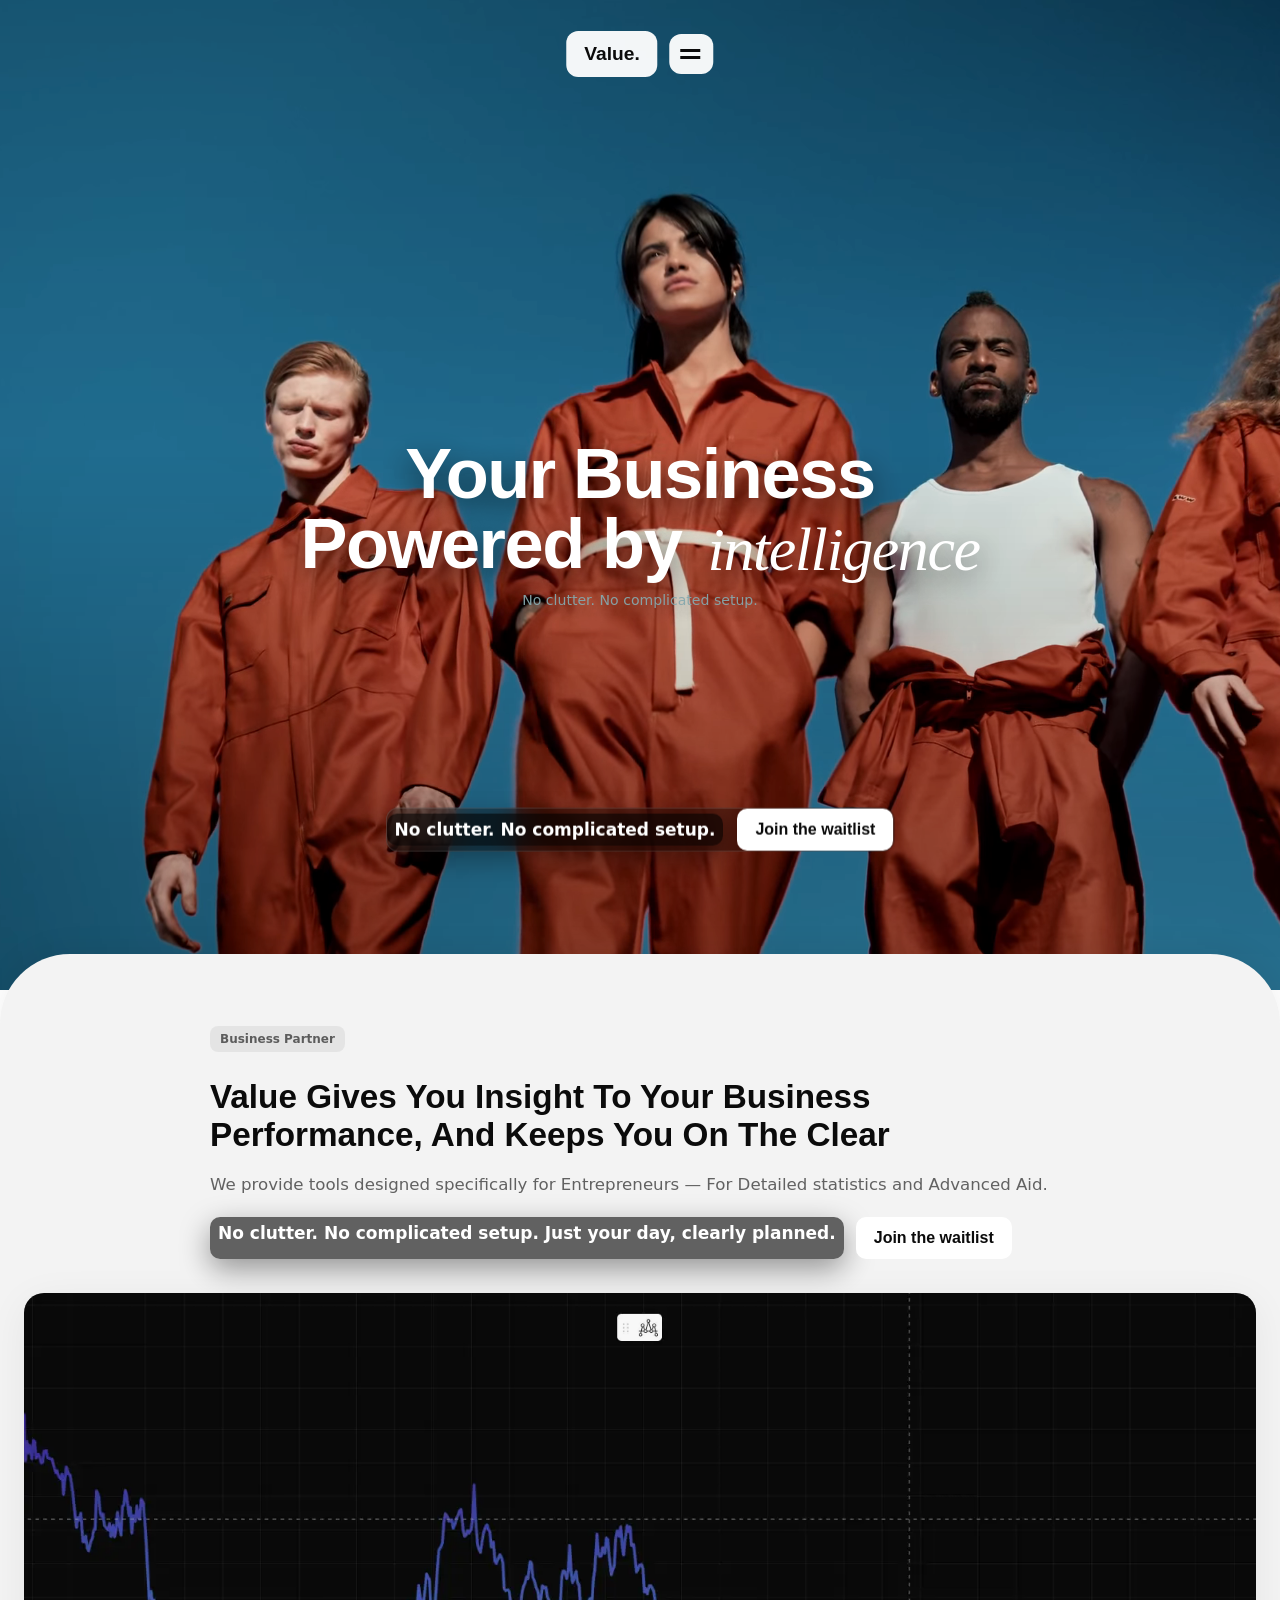
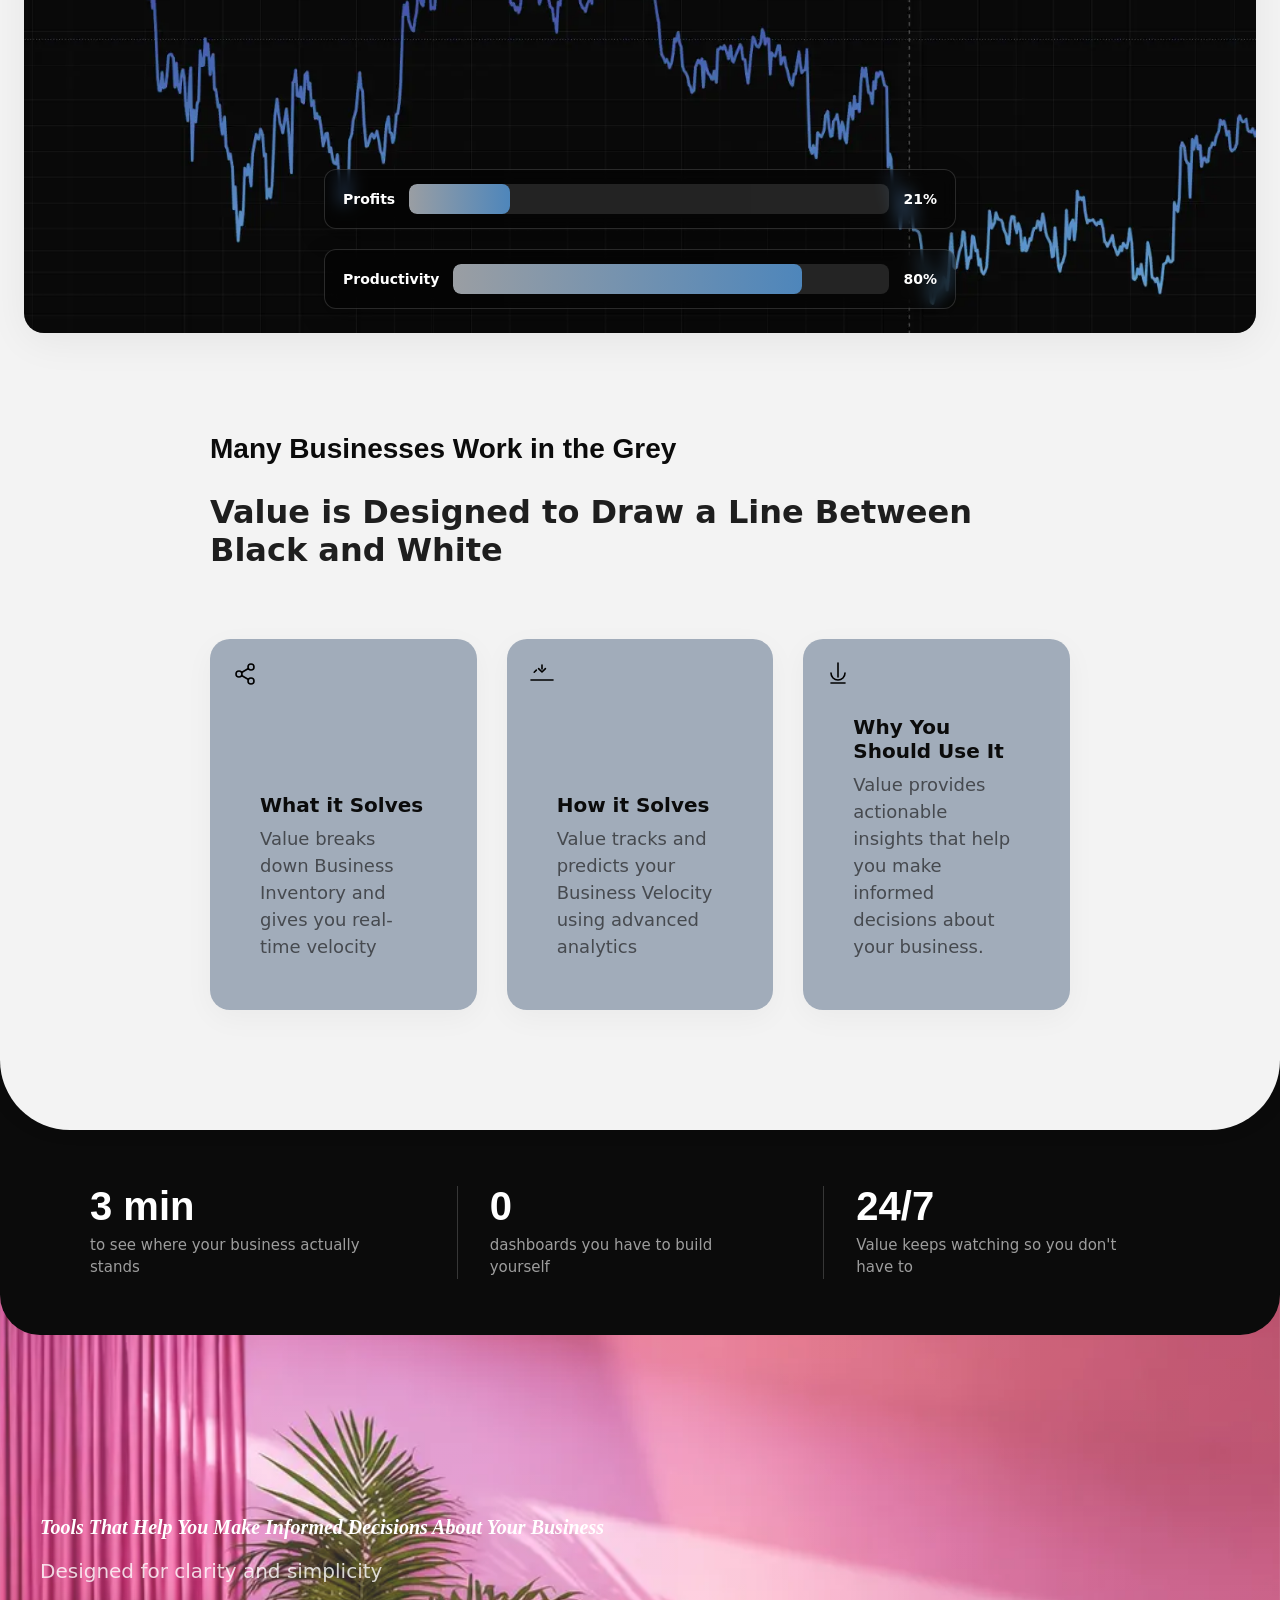
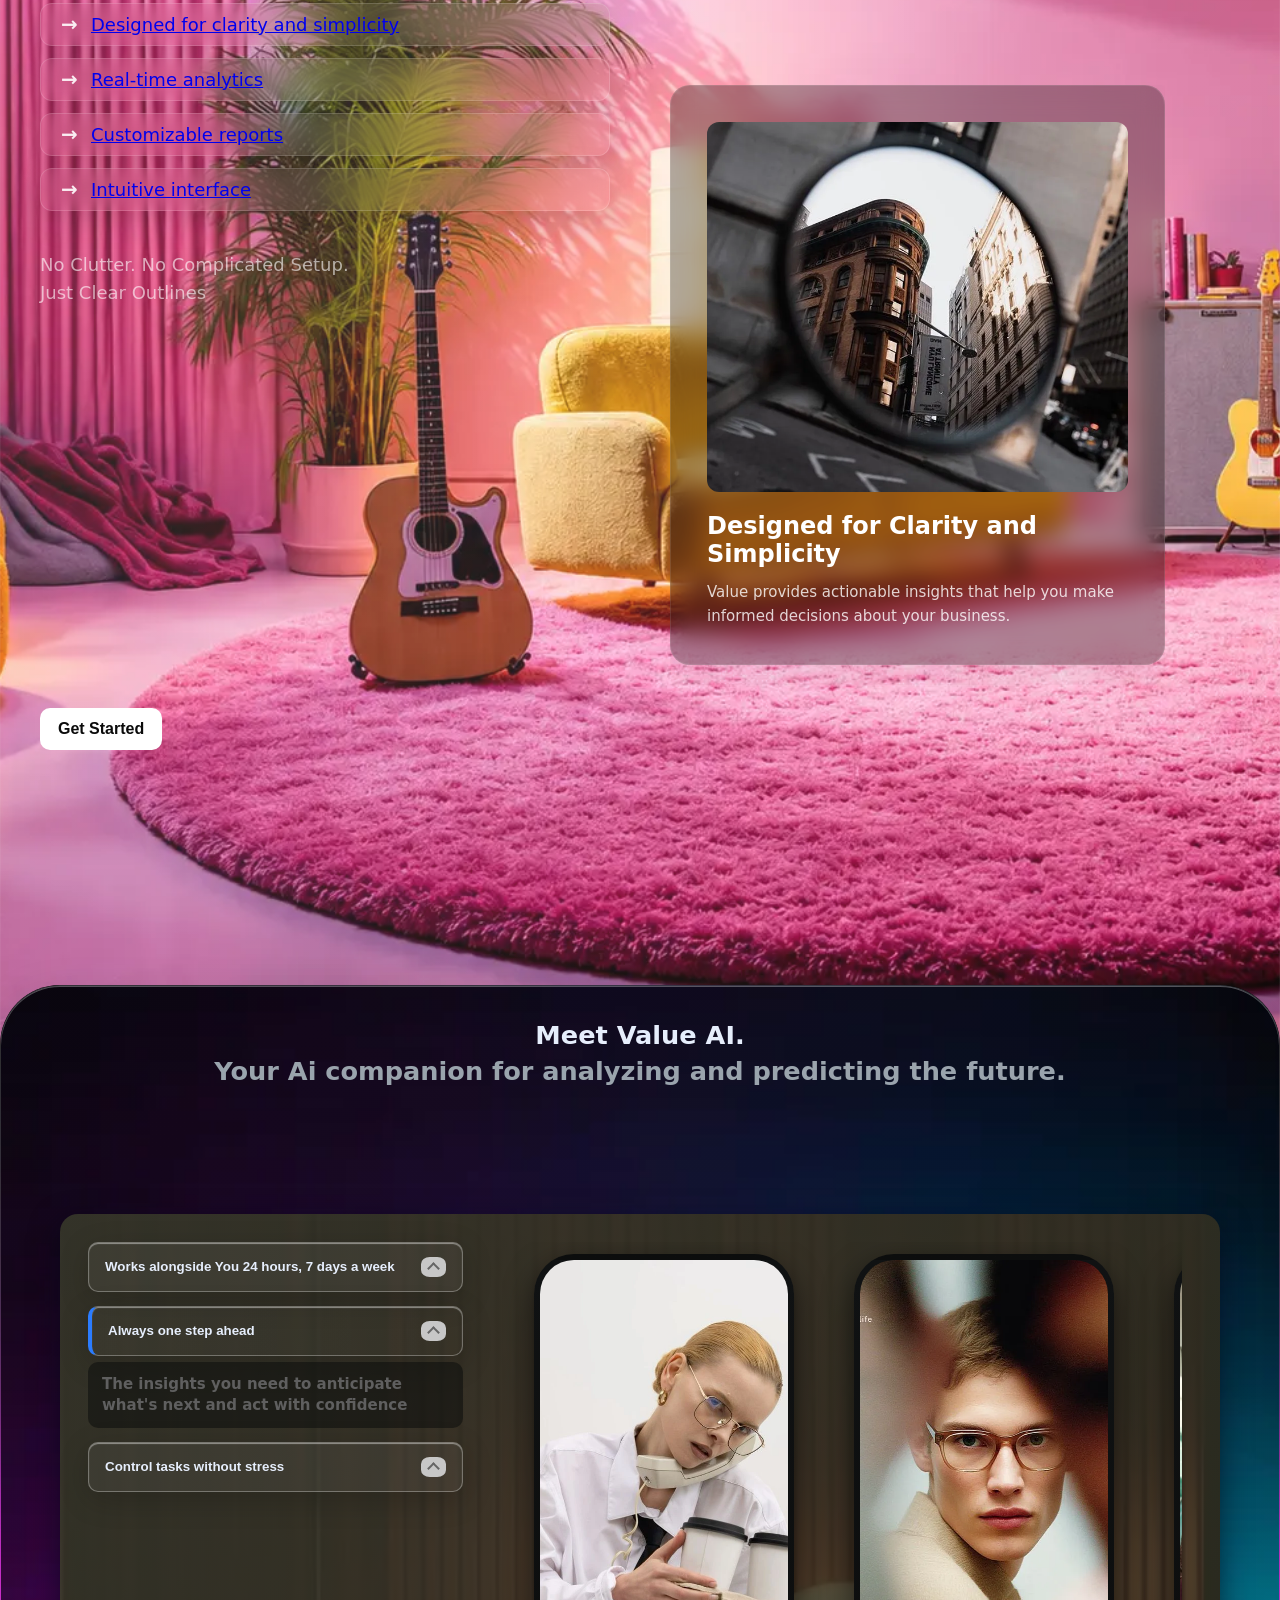
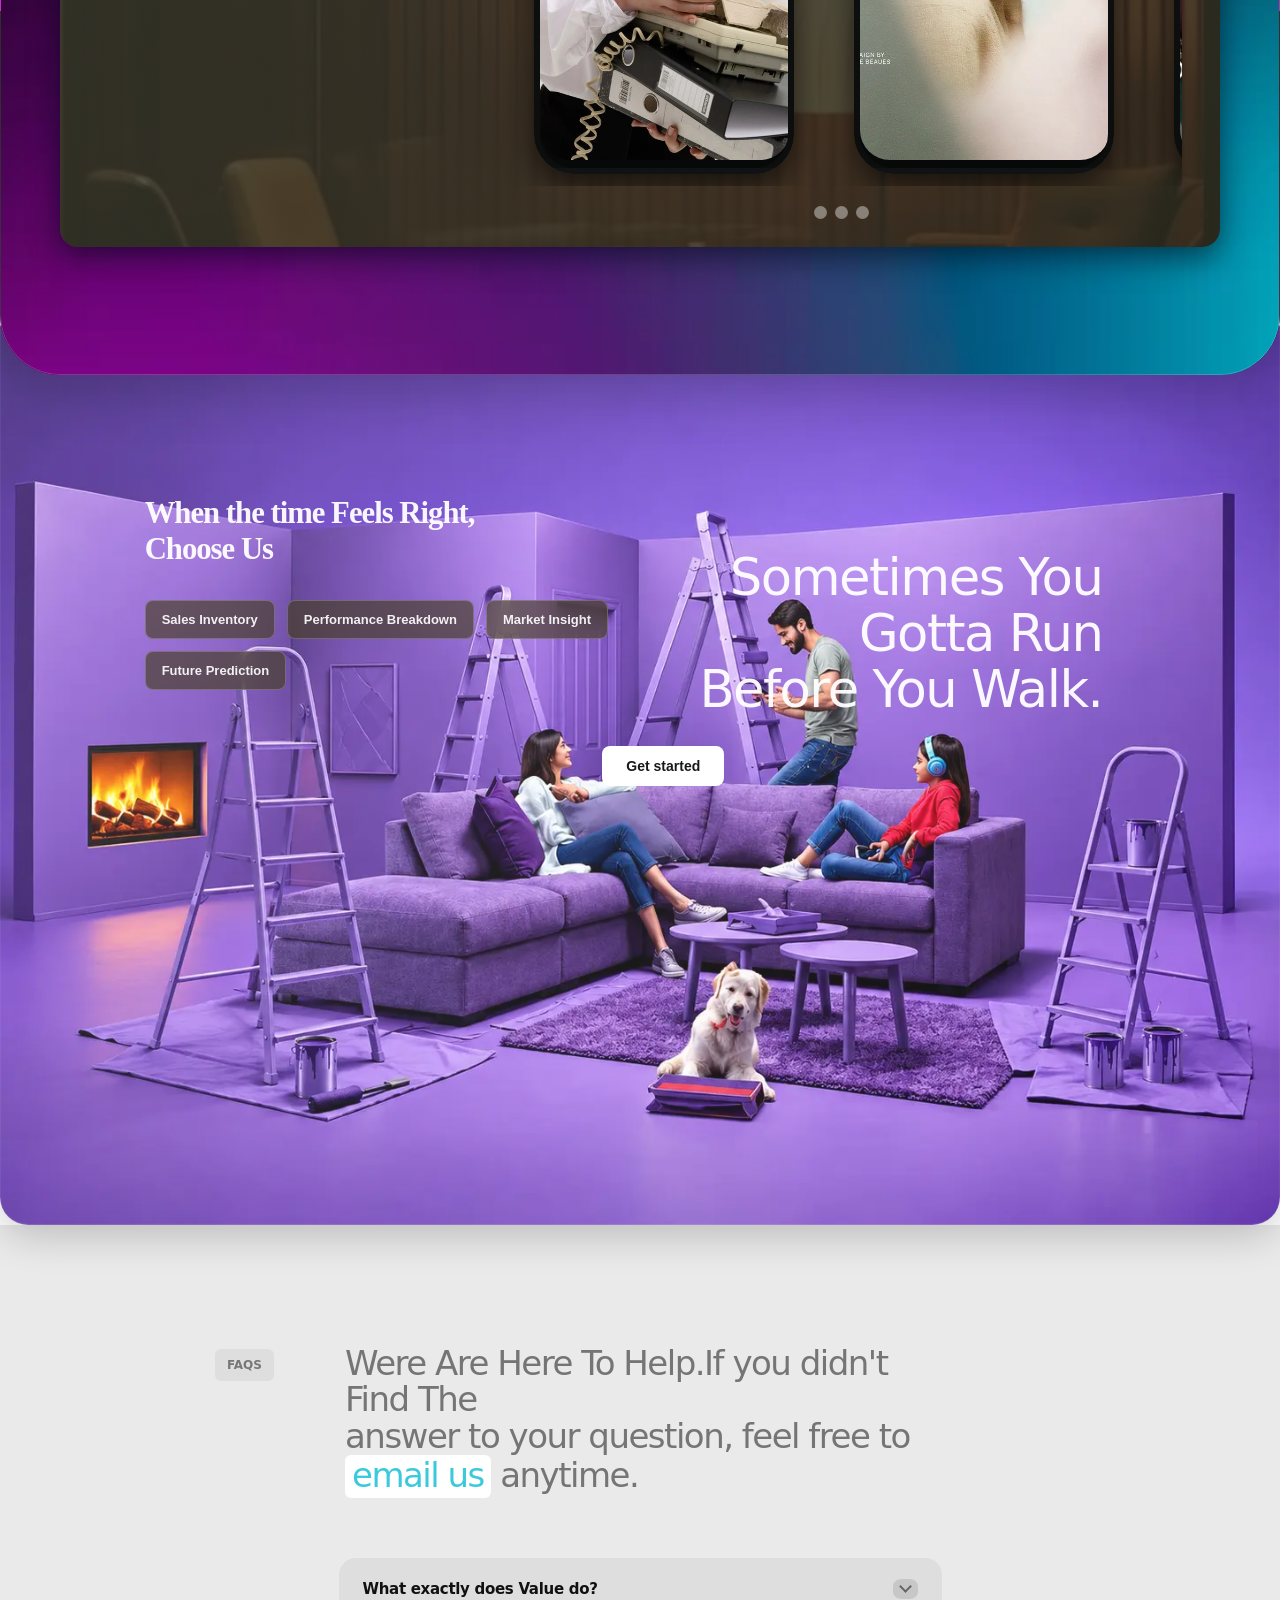
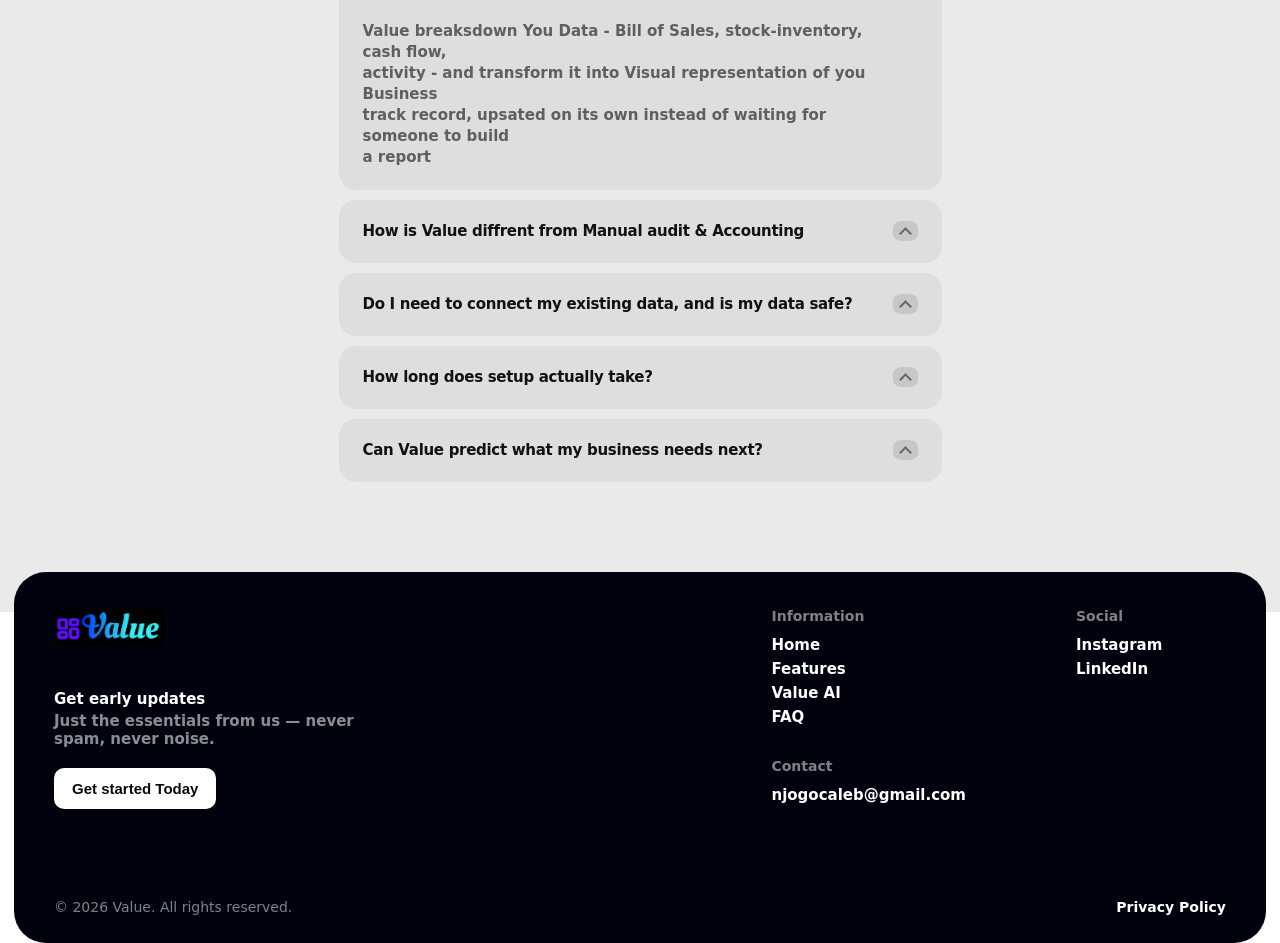
<file: index.html>
<!DOCTYPE html>
<html lang="en" dir="ltr" class="lenis">
<head>
  <meta charset="utf-8" />
  <meta name="viewport" content="width=device-width, initial-scale=1" />
  <title>Value</title>
  <meta name="description" content="Value manages operations, uncovers insights and predicts what comes next." />
  <link rel="icon" href="value-logo-grid.webp" media="(prefers-color-scheme: light)" />
  <link rel="icon" href="value-logo-grid.webp" media="(prefers-color-scheme: dark)" />
  <link rel="preconnect" href="https://fonts.gstatic.com" crossorigin />
  <link rel="stylesheet" href="value.Waitlist.css"/>
  <link rel="stylesheet" href="proof-strip.css"/>
  <link rel="stylesheet" href="footer.css"/>
  <link rel="stylesheet" href="splash.css"/>
  <link rel="preconnect" href="https://fonts.googleapis.com">
  <link rel="preconnect" href="https://fonts.gstatic.com" crossorigin>
  <link href="https://fonts.googleapis.com/css2?family=Lobster+Two:ital,wght@1,700&display=swap" rel="stylesheet">
  <style>
    /* ---------- your existing CSS (unchanged) ---------- */
    /* ROOT VARIABLES */
    :root {
      --white: #fff;
      --black: #0b0b0b;
      --pill-bg: rgba(255, 255, 255, 0.95);
      --top-bar-height: 72px;
    }

    /* GLOBAL STYLES */
    * { box-sizing: border-box; }
    html {
      scroll-behavior: smooth;
      scrollbar-width: none; }
    html::-webkit-scrollbar {
      display: none;
    }
    body {
      margin: 0;
      font-family: "Switzer Regular", system-ui, -apple-system, "Segoe UI", Roboto, Arial;
      background: #fff;
      color: var(--black);
      padding: 0;
      overflow-x: hidden;
      display:flex;
      flex-direction: column;
      min-height: 100vh;
    }
  
    

    /* HERO SECTION */
    .hero {
      position: relative;
      width: 100%;
      overflow: hidden;
      min-height: 110vh;
      display: block;
    }

    .hero-video {
      display: block;
      width: 100%;
      height: 100%;
      object-fit: cover;
      object-position: center;
      position: absolute;
      inset: 0;
    }

    .video-play-btn {
      position: absolute;
      left: 50%;
      top: 50%;
      transform: translate(-50%, -50%);
      z-index: 20;
      background: rgba(0, 0, 0, 0.6);
      color: #fff;
      border: none;
      padding: 12px 18px;
      border-radius: 2px;
      font-size: 18px;
      cursor: pointer;
    }

    .hero .overlay {
      position: absolute;
      inset: 0;
      background: linear-gradient(180deg, rgba(0, 0, 0, 0.18) 0%, rgba(0, 0, 0, 0.08) 45%, rgba(0, 0, 0, 0.28) 85%);
      z-index: 1;
      pointer-events: none;
    }

    /* TOP BAR & NAVIGATION */
    .top-bar {
      position: relative;
      top: 18px;
      left: 50%;
      transform: translateX(-50%);
      z-index: 6;
      display: inline-flex;
      gap: 12px;
      align-items: center;
      height: var(--top-bar-height);
      pointer-events: auto;
    }

   

    .pill {
      display: inline-block;
      align-items: center;
      padding: 12px 18px;
      border-radius: 12px;
      background: var(--pill-bg);
      color: var(--black);
      font-weight: 700;
      cursor: pointer;
      border: none;
      font-size:larger;
    }

    .menu-btn {
      width: 44px;
      height: 40px;
      display: inline-grid;
      place-items: center;
      background: var(--pill-bg) ;
      border: none;
      cursor: pointer;
      border-radius: 12px;
    }

    .menu-btn .icon {
      width: 22px;
      height: 2px;
      background: none;
      position: relative;
    }

    .menu-btn .icon::before,
    .menu-btn .icon::after {
      content: "";
      position: absolute;
      left: 0;
      width: 20px;
      height: 3px;
      background: var(--black);
      transition: transform 180ms ease, top 180ms ease;
    }

    .menu-btn .icon::before { top: -4px; }
    .menu-btn .icon::after { bottom: -4px; }

    .menu-btn.open .icon::before {
      top: 0;
      transform: rotate(45deg);
    }

    .menu-btn.open .icon::after {
      top: 0;
      transform: rotate(-45deg);
    }

    .menu-popover {
      position: absolute;
      top: 64px;
      left: 50%;
      transform: translateX(-50%) scale(0.15, 0.05);
      display: flex;
      gap: 10px;
      padding: 10px;
      background: var(--pill-bg);
      border-radius: 14px;
      box-shadow: 0 12px 40px rgba(2, 6, 23, 0.18);
      z-index: 7;
      opacity: 0;
      pointer-events: none;
      transform-origin: top center;
      transition: 
        opacity 180ms ease
        transform 180ms ease;
        border-radius: 650ms cubic-bezier(.16, 1, .3, 1),
        filter 450ms ease;
    }

    .menu-popover.open {
      opacity: 1;
      pointer-events: auto;
      transform: translateX(-50%) scale(1, 1);
      border-radius: 14px;
      filter: blur(0);
    }

    .menu-popover a {
      text-decoration: none;
      color: var(--black);
      padding: 8px 12px;
      border-radius: 999px;
      background: transparent;
      font-weight: 500; 

      opacity: 0;
      transform: translateY(-8px) scale(0.8);
      filter: blur(4px);

      transition:
        opacity 350ms ease,
        transform 500ms cubic-bezier(.16, 1, .3, 1),
        filter 350ms ease;
    }

           
    .menu-popover.open a {
      opacity: 1;
      transform: translateY(0) scale(1);
      filter: blur(0);
    }

    .menu-popover.open a:nth-child(1) {
       transition-delay: 100ms;
    }

    .menu-popover.open a:nth-child(2) {
      transition-delay: 150ms;
    }

    .menu-popover.open a:nth-child(3) {
      transition-delay: 200ms;
    }

    .menu-popover.open a:nth-child(4) {
      transition-delay: 250ms;
    }

    /* HERO CONTENT */
    .hero .content {
      position: absolute;
      left: 50%;
      top: 50%;
      transform: translate(-50%, -50%);
      z-index: 2;
      text-align: center;
      width: 100%;
      max-width: 920px;
      padding: 0 20px;
      pointer-events: none;
    }


    h1.hero-heading {
      margin: 0;
      color: var(--white);
      font-family: "Switzer Semibold", sans-serif;
      font-weight: 700;
      line-height: 1;
      letter-spacing: -0.02em;
      font-size: clamp(2.4rem, 10vw, 4.4rem);
      text-wrap: balance;
      text-shadow: 0 10px 30px rgba(0, 0, 0, 0.6);
    }

    h1.hero-heading .script {
      font-family: "Instrument Serif", serif;
      font-style: italic;
      font-weight: 400;
      display: inline-block;
      margin-left: 8px;
      font-size: 0.88em;
      transform: translateY(4%);
    }

    .hero .subtitle {
      margin-top: 12px;
      color: rgba(133, 167, 172, 0.95);
      font-size: clamp(14px, 1.1vw, 18px);
      text-shadow: 0 6px 18px rgba(0, 0, 0, 0.45);
    }
    .hero .content .hero-heading, .hero .content .subtitle{
      position: relative;
      top: 300px
    }

    /* CTA BUTTONS */
    .cta-bar {
      display: inline-flex;
      gap: 14px;
      align-items: center;
      margin-top: 500px;
      pointer-events: auto;
      justify-content: center;
      background: rgba(0, 0, 0, 0.30);
      backdrop-filter: blur(18px);
      -webkit-backdrop-filter: blur(14px);
      border-radius: 12px;
      border: 1px solid rgba(255, 255, 255, 0.15);
    }

    .cta-text-pill {
      background: rgba(0, 0, 0, 0.6);
      color: #fff;
      padding: 6px 8px;
      border-radius: 10px;
      font-size: 17px;
      box-shadow: 0 10px 30px rgba(0, 0, 0, 0.4);
      font-weight: 600;
    }

    .cta-action {
      background: var(--white);
      color: var(--black);
      padding: 12px 18px;
      border-radius: 10px;
      font-weight: 600;
      border: none;
      cursor: pointer;
      transition: transform 220ms ease;
      font-size: 16px;
      
    }

    .cta-action:hover {
      transform: translateY(-2px);
    } 

    /* PANEL SECTION */
    .panel {
      background: #f3f3f3;
      margin: -36px auto 0 auto;
      padding: 72px 24px 120px;
      max-width: 100%;
      box-shadow: 0 -6px 30px rgba(2, 6, 23, 0.06);
      position: relative;
      z-index: 3;
      margin-bottom: 0;
      border-radius: 70px;
      overflow: hidden;
      box-sizing: border-box;
    }

    .panel .inner {
      max-width: 860px;
      margin: 0 auto;
      color: rgba(0, 0, 0, 0.88);
      text-align: left;
    }

    .badge {
      display: inline-block;
      background: rgba(0, 0, 0, 0.06);
      color: rgba(0, 0, 0, 0.6);
      padding: 6px 10px;
      border-radius: 8px;
      font-weight: 600;
      font-size: 12px;
      margin-bottom: 18px;
    }

    .panel h2 {
      margin: 8px 0 18px;
      font-size: clamp(1.6rem, 2.6vw, 2.4rem);
      font-family: "Switzer Semibold", sans-serif;
      font-weight: 700;
      color: #0b0b0b;
    }

    .panel h3 {
      margin-top: 100px;
      font-size: 28px;
      font-family: "Switzer Semibold", sans-serif;
      font-weight: 800;
      color: #0b0b0b;
    }

    p.lead {
      color: rgba(0, 0, 0, 0.6);
      font-size: clamp(15px, 1.3vw, 18px);
      line-height: 1.6;
    }

    /* FEATURE BLOCK */
    .feature-block {
      margin-top: 34px;
      width: 100vw;
      position: relative;
      left: 50%;
      right: 50%;
      margin-left: -50vw;
      margin-right: -50vw;
      padding: 0 24px;
      margin-bottom: 100px;
    }

    .reveal-image {
      display: block;
      width: 100%;
      border-radius: 20px;
      overflow: hidden;
      box-shadow: 0 8px 40px rgba(2, 6, 23, 0.06);
      background: linear-gradient(135deg, rgba(0, 0, 0, 0.2), rgba(0, 0, 0, 0.4));
      position: relative;
    }

    .reveal-image img {
      display: block;
      width: 100%;
      height: 640px;
      object-fit: cover;
      object-position: center;
      filter: brightness(0.95) contrast(1.05);
    }

    /* FEATURE BARS */
    .feature-bars {
      position: absolute;
      left: 300px;
      bottom: 24px;
      right: 300px;
      display: flex;
      flex-direction: column;
      gap: 20px;
      pointer-events: none;
    }

    .feature-bar {
      display: flex;
      align-items: center;
      gap: 2px;
      background: linear-gradient(90deg, rgba(0, 0, 0, 0.5), rgba(0, 0, 0, 0.3));
      padding: 14px 18px;
      border-radius: 12px;
      color: #fff;
      backdrop-filter: blur(8px);
      border: 1px solid rgba(255, 255, 255, 0.15);
      font-weight: 600;
      font-size: 14px;
      box-shadow: 0 8px 24px rgba(0, 0, 0, 0.3);
    }

    .meter {
      flex: 1;
      height: 30px;
      background: rgba(255, 255, 255, 0.12);
      border-radius: 8px;
      overflow: hidden;
      margin: 0 12px;
    }

    .meter > i {
      display: block;
      height: 100%;
      width: 0;
      background: linear-gradient(90deg, #9a9ea3, #4e86bb);
      transition: width 900ms cubic-bezier(0.22, 0.9, 0.36, 1);
      border-radius: 8px;
    }

    @media (prefers-reduced-motion: reduce) {
      .meter > i { transition: none !important; }
    }

    /* FEATURE GRID */
    .panel .features-grid {
      display: grid;
      grid-template-columns: repeat(3, 1fr);
      gap: 30px;
      margin-top: 70px;
    }

    .panel .feature-card {
      background: rgba(71, 94, 124, 0.479);
      border-radius: 20px;
      padding: 50px;
      min-height: 300px;
      position: relative;
      box-shadow: 0 8px 30px rgba(2, 6, 23, 0.04);
      display: flex;
      flex-direction: column;
      justify-content: flex-end;
      transition: transform 220ms ease, box-shadow 220ms ease;
    }

    .panel .feature-card:hover {
      transform: translateY(-6px);
      box-shadow: 0 18px 50px rgba(2, 6, 23, 0.06);
    }

    .panel .feature-icon {
      position: absolute;
      left: 18px;
      top: 18px;
      width: 34px;
      height: 34px;
      display: flex;
      align-items: center;
      justify-content: center;
    }

    .panel .feature-card h4 {
      margin: 0 0 8px 0;
      font-size: 20px;
      font-weight: 800;
      color: var(--black);
    }

    .panel .feature-card p {
      margin: 0;
      color: rgba(10, 9, 9, 0.6);
      font-size: 18px;
      line-height: 1.5;
    }

    /* PANEL 2 - CAROUSEL SECTION */
    .panel2 {
      position: relative;
      width: 100%;
      overflow: hidden;
      min-height: 100vh;
      background: linear-gradient(135deg, rgba(255, 255, 255, 0.18), rgba(255, 255, 255, 0.04)),
              url('Reto-pink.webp') center/cover no-repeat;
      color: #fff;
      padding: 80px 40px;
      backdrop-filter: blur(10px) saturate(160%) brightness(1.05);
      -webkit-backdrop-filter: blur(10px) saturate(160%) brightness(1.05);
      box-shadow:
         inset 0 1px 1px rgba(255, 255, 255, 0.5),   /* top edge highlight */
         inset 0 -1px 1px rgba(255, 255, 255, 0.15), /* bottom edge */
         0 10px 40px rgba(0, 0, 0, 0.2);
    }

    .panel2 .inner {
      display: grid;
      grid-template-columns: 1fr 1fr;
      gap: 60px;
      max-width: 1400px;
      margin: 0 auto;
      align-items: start;
      position: relative;
    }

    .inner-left {
      position: sticky;
      top: 100px;
      z-index: 10;
    }

    .inner-left h2 {
      margin-top: 100px;
      font-size: 20px;
      margin: 0 0 20px 0;
      line-height: 1.2;
      font-weight: 600;
      font-family: "Brush Script MT", cursive;
      font-style: italic;
    }

    .inner-left > p:first-of-type {
      font-size: 20px;
      color: rgba(255, 255, 255, 0.8);
      margin-bottom: 20px;
    }

    .inner-left ul {
      list-style: none;
      padding: 0;
      margin: 0 0 40px 0;
    }

    .inner-left ul li {
      font-size: 18px;
      margin-bottom: 12px;
      color: rgba(255, 255, 255, 0.85);
      padding: 10px 20px 10px 50px;
      position: relative;
      background: rgba(255, 255, 255, 0.05);
      backdrop-filter: blur(15px);
      border: 1.5px solid rgba(255, 255, 255, 0.15);
      
      border-radius: 12px;
      transition: all 220ms ease;
      box-shadow: 0 8px 32px rgba(0, 0, 0, 0.15);
    }

    .inner-left ul li:hover {
       background: rgba(255, 255, 255, 0.12);
       border-color: rgba(255, 255, 255, 0.25);
       transform: translateY(-4px);
       box-shadow: 0 16px 48px rgba(0, 0, 255, 0.1);
   }

    .inner-left ul li::before {
        content: "→";
        position: absolute;
        left: 20px;
        top: 50%;
        transform: translateY(-50%);
        color: rgba(255, 255, 255, 0.9);;
        font-size: 20px;
        font-weight: bold;
    }

    .cta-text {
      font-size: 18px;
      color: rgba(255, 255, 255, 0.6);
      margin-bottom: 400px;
      line-height: 1.6;
    }

    .inner-right {
      margin-top: 250px;
      overflow: hidden;
      height: 100vh;
      width: 55vh;
      position: relative;
    }
    

    .inner-scroll {
      margin-top: 20px;
      display: flex;
      overflow-x: hidden;
      overflow-y: auto;
      gap: 24px;
      padding-bottom: 20px;
      height: 600px;
      scroll-behavior: smooth;
      scroll-snap-type: y mandatory;
      scrollbar-width: none;
      width: 100%;
      flex-wrap: nowrap;
      flex-direction: column;
    }

    .inner-scroll::-webkit-scrollbar {
      display: none;
    }

    .inner-card {
      flex: 0 0 100%;
      background: rgba(0, 0, 0, 0.3);
      backdrop-filter: blur(12px);
      border: 1px solid rgba(255, 255, 255, 0.1);
      border-radius: 20px;
      padding: 36px;
      display: flex;
      flex-direction: column;
      scroll-snap-align: start;
      box-shadow: 0 8px 30px rgba(2, 6, 23, 0.06);
      min-height: 100%;
    }

    .inner-image {
      width: 100%;
      height: 400px;
      overflow: hidden;
      border-radius: 12px;
      margin-bottom: 20px;
    }

    .inner-image img {
      width: 100%;
      height: 100%;
      object-fit: cover;
    }

    .inner-card h3 {
      font-size: 24px;
      margin: 0 0 12px 0;
      color: #fff;
      font-weight: 700;
    }

    .inner-card p {
      font-size: 15px;
      color: rgba(255, 255, 255, 0.8);
      line-height: 1.6;
      margin: 0;
    }

    /* RESPONSIVE */
    @media (max-width: 1024px) {
      .panel2 .inner {
        grid-template-columns: 1fr;
        gap: 40px;
      }

      .inner-left {
        position: relative;
        top: 0;
      }
    }

    @media (max-width: 920px) {
      .panel .features-grid {
        grid-template-columns: 1fr 1fr;
      }
    }

    @media (max-width: 740px) {
      .panel {
        margin-top: 0;
        border-radius: 16px 16px 0 0;
        padding-top: 40px;
      }

      .hero .content {
        transform: translate(-50%, -42%);
      }
    }

    @media (max-width: 600px) {
      .panel .features-grid {
        grid-template-columns: 1fr;
      }

      .panel {
        padding: 36px 16px 80px;
      }

      .panel .feature-card {
        padding: 40px 20px;
      }

      .inner-card {
        padding: 24px;
      }

      .inner-card h3 {
        font-size: 20px;
      }

      .inner-card p {
        font-size: 14px;
      }

      .cta-bar {
        display: none;
      }
    }

    @media (max-width: 520px) {
      h1.hero-heading {
        font-size: clamp(1.6rem, 8vw, 2.4rem);
      }
    }

    /* ---------- PANEL3 (Fixa AI) STYLES (scoped to #panel3) ---------- */
    /* Scoped so other panels are unaffected */
    #panel3 {
      margin-top: -60px;
      position:relative;
      width: 100%;
      overflow: hidden;
      min-height: 100%;
      background: url('value-color-theme.webp');
      border-radius: 60px;
      margin-bottom: -20px;
      z-index: 10;
      box-shadow: 0 20px 50px rgba(0, 0, 0, 0.18);
    }
    #panel3 .logo-text{ font-weight:700; color:#111827; }
    #panel3 .menu-btn{ background:transparent; border:0; font-size:18px; cursor:pointer; color:#111827 }

    #panel3 .hero{ 
      position: relative;
      display:flex; 
      justify-content:center; 
      padding:28px 0 0 0; 
      background: linear-gradient(
        135deg,
       rgba(58, 58, 46, 0.08), 
       rgba(45, 45, 32, 0.02)
       ),
       url('value-color-theme.webp') center/cover no-repeat;
      border: 1px solid rgba(225, 225, 225, 0.20);
      box-shadow: inset 0 1px 0 rgba(255, 255, 255, 0.30);
      border-radius: 60px;
      overflow: hidden;
      }
    #panel3 .hero-inner{ max-width:1200px; width:100%; padding: 0 20px; }
    #panel3 .hero-title{ text-align:center; font-size:1.6rem; margin:6px 0 28px 0; font-weight:700; color: #e6eefc }
    #panel3 .hero-title .muted{ display:block; color:#9aa4ad; font-weight:600; margin-top:6px }

    #panel3 .showcase{ display:flex; justify-content:center; }
    #panel3 .showcase-panel{
      border-radius:18px;
      padding:28px;
      display:flex;
      gap:28px;
      align-items:flex-start;
      box-shadow: 0 10px 30px rgba(2,6,23,0.6);
      margin-top: 100px;
      background: linear-gradient(135deg, rgba(58, 58, 46, 0.85) 0%, rgba(45, 45, 32, 0.85) 100%),
              url('ai-background.webp') center/cover no-repeat;
    }

    /* left features */
    #panel3 .features{ width: 34%; }
    #panel3 .features ul{ list-style:none; margin:0; padding:0; display:flex; flex-direction:column; gap:14px; }
    #panel3 .feature-toggle{
      width:100%;
      background: rgba(255,255,255,0.05);
      color:#e6eefc;
      border: 1px solid rgba(255, 255, 255, 0.30);
      padding:14px 16px;
      text-align:left;
      border-radius:10px;
      font-weight:700;
      display:flex;
      justify-content:space-between;
      align-items:center;
      cursor:pointer;
      box-shadow:  0 8px 30px rgba(0, 0, 0, 0.18),
           inset 0 1px 1px rgba(255, 255, 255, 0.45) ;
    }
    #panel3 .feature-toggle .chev{ color:#9aa4ad; font-size:14px }
    #panel3 .feature-body{
      background: rgba(8,10,11,0.5);
      border-radius:10px;
      padding:12px 14px;
      color:#9aa4ad;
      margin-top:6px;
      display:none;
      font-weight:500;
    }
    #panel3 .feature-toggle.active{ background: linear-gradient(90deg, rgba(255,255,255,0.03), rgba(255,255,255,0.01)); border-left:4px solid #2b7cff }

    /* right mockups */
    #panel3 .mockups{ flex:1; min-width:420px; display:flex; flex-direction:column; align-items:center; gap:12px; }

    /* carousel */
    #panel3 .carousel{
      display:flex;
      gap:20px;
      overflow-x:auto;
      scroll-snap-type:x mandatory;
      padding:12px;
      -webkit-overflow-scrolling:touch;
      width:680px;
      min-height:340px;
    }
    #panel3 .carousel::-webkit-scrollbar{ height:8px }
    #panel3 .carousel::-webkit-scrollbar-thumb{ background: rgba(255,255,255,0.06); border-radius:6px; }

    #panel3 .card{ scroll-snap-align:center; flex:0 0 300px; display:flex; align-items:center; justify-content:center; min-width:300px; }
    #panel3 .phone-frame{
      width:260px;
      height:520px;
      background: linear-gradient(180deg,#0b0d0e,#070808);
      border-radius:40px;
      border: 6px solid rgba(255,255,255,0.02);
      box-shadow: 0 12px 30px rgba(0,0,0,0.6), inset 0 1px 0 rgba(255,255,255,0.02);
      display:flex;
      flex-direction:column;
      overflow:hidden;
      position:relative;
    }
    #panel3 .phone-content {
      width: 250px;
      height:500px;
      border-radius: 30px;
      border: 5px solid rgba(180deg, #0b0d0e,#070808);
      position:relative;
      display:flex;
      gap: 20px;
      flex-direction:column;
      overflow: hidden;
    }
    #panel3 .image {
      width: 100%;
      height: 500px;
      border-radius: 30px;
      position: relative;
      flex-direction:column;
      flex-shrink: 0;
    }
    #panel3 .image img {
      width: 100%;
      height: 100%;
      object-fit: cover;
      display: block;
    }
    #panel3 .context {
      width: 250px;
      height: 80px;
      font-family: cursive;
      text-align: left;
      font-weight: 600;
    }

    #panel3 .dots {
      display: flex;
      justify-content: center;
      align-items: center;
      gap: 8px;
      margin-top: 8px;
    }

    #panel3 .dot {
      width: 13px;
      height: 13px;
      border-radius: 999px;
      padding: 0;
      border: none;
      cursor: pointer;
      background: rgba(255, 255, 255, 0.4);
      transition: width 220ms ease, background 220ms ease;
    }

    #panel .dot.active {
      background: rgb(129, 127, 127);
      height: 35px;
      width: 26px;
      border-radius: 999px;
  
    }
      
    /* responsive for panel3 */
    @media (max-width:980px){
      #panel3 .carousel{ width:520px }
      #panel3 .phone-frame{ transform:scale(0.9) }
      #panel3 .showcase-panel{ flex-direction:column; gap:20px }
      #panel3 .features{ width:100% }
      #panel3 .mockups{ width:100% }
    }
    @media (max-width:520px){
      #panel3 body{ padding:14px }
      #panel3 .carousel{ width:100% }
      #panel3 .phone-frame{ transform:scale(0.85); height:420px }
      #panel3 .hero-title{ font-size:1.1rem }
    }
    
    #panel4 {
      width: 100%;
      margin: 0;
      padding: 0;
      position: relative;
      z-index: 1;
    }

    
    #panel4 .hero2 {
      margin-top: -50px;
      position:relative;
      border-radius: 0 0 28px 28px;
      overflow: hidden;
      min-height:100vh;
      background: linear-gradient(135deg, rgba(255, 255, 255, 0.18), rgba(255, 255, 255, 0.04)),
              url('purple-livingroom.webp') center/cover no-repeat;
      padding: 70px 7vw 60px;;
      border: none;
      backdrop-filter: blur(10px) saturate(160%) brightness(1.05);
      -webkit-backdrop-filter: blur(10px) saturate(160%) brightness(1.05);
      box-shadow:
         inset 0 1px 1px rgba(255, 255, 255, 0.5),   /* top edge highlight */
         inset 0 -1px 1px rgba(255, 255, 255, 0.15), /* bottom edge */
         0 10px 40px rgba(0, 0, 0, 0.2);
    }

    #panel4 .hero2-inner {
      display: block;
      height: calc(100vh - 130px);
      gap: 200px;
      max-width: none;
      margin: 0;
      position: relative;
    }

    #panel4 .inner-right{
      position: absolute;
      top: 20%;
      right: 8%;
      z-index: 10;
      width: 500px;
      text-align: right;
    }

    #panel4 .hero2-title{
      margin: 0 0 28px 0;
      color: rgba(255, 255, 255, 0.95);
      font-size: clamp(40px, 4vw, 64px);
      line-height: 1.1;
      font-weight: 500;
      letter-spacing: -1.5px;
      text-align: right;
    }

    #panel4 .cta-action {
      display: block;
      margin: 24px auto 0 0;
      padding: 12px 24px;
      border: none;
      border-radius: 8px;
      background: #ffffff;
      color: #171b17;
      font-size: 14px;
      font-weight: 600;
      cursor: pointer;
      transition:
        transform 0.2s ease,
        background 0.2s ease;
    }

    #panel4 .cta-action:hover {
      transform: translateY(-2px);
      background: #f0f0f0;
    }


    #panel4 .inner-left {
      position: absolute;
      left: 5%;
      bottom: 10%;
      width: 480px;
      z-index: 5;
    }

    /* Secondary heading */
    #panel4 .hero2-paragraph {
      margin: 0 0 32px 0;   
      color: rgba(255, 255, 255, 0.95);
      font-size: clamp(22px, 2.4vw, 36px);
      line-height: 1.2;
      font-weight: 600;
      letter-spacing: -1px;
      font-style: normal;
      text-align: left;
    }


    #panel4 .action-bars {
      display: flex;
      flex-wrap: wrap;
      gap: 12px;
      width: 100%;
    }


    /* All pills */
    #panel4 .action-bars button {
      padding: 11px 16px;
      border: 1px solid rgba(255, 255, 255, 0.2);
      border-radius: 8px;
      background: rgba(70, 62, 35, 0.65);
      color: rgba(255, 255, 255, 0.92);
      font-size: 13px;
      font-weight: 600;
      cursor: pointer;
      backdrop-filter: blur(8px);
      transition:
        background 0.2s ease,
        transform 0.2s ease;
    }


    #panel4 .action-bars button:hover {
      background: rgba(95, 83, 45, 0.8);
      border-color: rgba(255, 255, 255, 0.4);
      transform: translateY(-2px);
    }

    @media (max-width: 1024px) {
      #panel4 .inner-right {
        width: 400px;
        top: 25%;
    }

    #panel4 .inner-left {
      left: 5%;
      bottom: 15%;
      width: 380px;
    }
}

    @media (max-width: 768px) {
      #panel4 .hero2 {
        padding: 50px 20px 40px;
    }

    #panel4 .inner-right {
      position: relative;
      top: auto;
      right: auto;
      width: 100%;
      text-align: center;
      margin-bottom: 40px;
     }

    #panel4 .inner-left {
      position: relative;
      left: auto;
      bottom: auto;
      width: 100%;
      text-align: center;
     }

    #panel4 .hero2-paragraph {
      text-align: center;
    }

    #panel4 .cta-action {
      margin: 24px auto 0;
    } 

    #panel4 .action-bars {
      justify-content: center;
    }
 }  

    /* =========================
        FAQ SECTION
    ========================= */

    .hero3 {
      width: 100%;
      min-height: 100vh;
      background: #eaeaea;
      padding: 120px 0 130px;
      box-sizing: border-box;
    }


    /* =========================
      TOP FAQ INTRO
    ========================= */

    .hero3-inner {
      width: min(100% - 40px, 850px);
      margin: 0 auto -850px;
      display: grid;
      grid-template-columns: 80px 1fr;
      gap: 50px;
      align-items: start;
      }

    .hero3-inner .inner-left:first-child {
      padding-top: 4px;
    }


    /* FAQ BADGE */

    .Badge {
      display: inline-flex;
      align-items: center;
      justify-content: center;
      padding: 9px 12px;
      background: #dedede;
      border-radius: 6px;
      font-size: 12px;
      font-weight: 600;
      color: #777;
      text-transform: uppercase;
    }


    /* =========================
       FAQ HEADING
    ========================= */

    .faqs-heading {
      margin: 0;
      max-width: 600px;
      font-size: clamp(30px, 4vw, 34px);
      line-height: 1.08;
      font-weight: 500;
      letter-spacing: -1.5px;
      color: #757575;
    }


    /* EMAIL LINK */

    .faqs-heading a {
      display: inline-block;
      color: #00b9d1c4;
      text-decoration: none;
      background: #fff;
      padding: 2px 7px 4px;
      border-radius: 6px;
     transition: background 0.2s ease;
    }

    .faqs-heading a:hover {
      background: #f7f7f7;
    }


    /* =========================
      FAQ LIST
    ========================= */

    .question {
      width: min(100% - 40px, 603px);
      margin: 0 auto;
    }

    .question ul {
      list-style: none;
      margin: 0;
      padding: 0;
      display: flex;
      flex-direction: column;
      gap: 10px;
    }


    /* =========================
       EACH FAQ ITEM
    ========================= */

    .question li {
      width: 100%;
      margin: 0;
      padding: 0;
      background: #dedede;
      border-radius: 17px;
      overflow: hidden;
    }


    /* =========================
      QUESTION BUTTON
    ========================= */

    .feature-toggle-active {
      width: 100%;
      min-height: 63px;
      padding: 0 24px;
      border: none;
      outline: none;
      background: transparent;
      display: flex;
      align-items: center;
      justify-content: space-between;
      text-align: left;
      cursor: pointer;
      font-family: inherit;
      color: #111;
      transition: background 0.2s ease;
    }

    .feature-toggle-active:hover {
      background: rgba(255, 255, 255, 0.12);
    }


    /* QUESTION TEXT */

    .feature-toggle-active .title {
      font-size: 15px;
      font-weight: 600;
      letter-spacing: -0.3px;
    }


    /* =========================
      CHEVRON
    ========================= */

    .chev {
      width: 25px;
      height: 20px;
      display: flex;
      align-items: center;
      justify-content: center;
      border-radius: 35%;
      background: #c7c7c7;
      color: #072016;
      font-size: 20px;
      line-height: 1;
      transition:
        transform 0.25s ease,
        background 0.2s ease;
    }

    .chev::before {
      content: "";
      width: 7px;
      height: 7px;
      border-left: 2px solid #666;
      border-top: 2px solid #666;
      transform: rotate(45deg);
      margin-top: 4px;
    }


    /* OPEN STATE */

    .feature-toggle-active[aria-expanded="true"] .chev {
      transform: rotate(180deg);
    }


    /* =========================
      ANSWER
    ========================= */

    .feature-body {
      padding: 0 24px 22px;
    }

    .feature-body p {
      margin: 0;
      max-width: 530px;
      font-size: 15px;
      line-height: 1.4;
      font-weight: 700;
      color: #5f5f5f;
    }


    /* =========================
       MOBILE
    ========================= */

    @media (max-width: 700px) {
      .hero3 {
        padding: 90px 0 100px;
      }

      .hero3-inner {
        width: calc(100% - 32px);
        grid-template-columns: 1fr;
        gap: 25px;
        margin-bottom: 40px;
      }

      .hero3-inner .inner-left:first-child {
        padding-top: 0;
      }

      .question {
        width: calc(100% - 32px);
      }

      .faqs-heading {
        font-size: 30px;
        line-height: 1.1;
        letter-spacing: -1.2px;
      }

      .feature-toggle-active {
        min-height: 62px;
        padding: 0 18px;
      }

      .feature-toggle-active .title {
        font-size: 14px;
        padding-right: 15px;
      }

      .feature-body {
        padding: 0 18px 20px;
      }

      .feature-body p {
        font-size: 13px;
      }
     }
      /* PROOF STRIP */
      .proof {
        background: #0b0b0b;
        padding: 56px 24px;
      }

     .proof-inner {
        max-width: 1100px;
        margin: 0 auto;
        display: flex;
        flex-wrap: wrap;
        gap: 0;
      }

     .proof-stat {
        flex: 1 1 220px;
        padding: 0 32px;
        border-left: 1px solid rgba(255, 255, 255, 0.18);
        display: flex;
        flex-direction: column;
        gap: 8px;
      }

      .proof-stat:first-child {
        border-left: none;
        padding-left: 0;
      }

     .proof-number {
        font-family: "Switzer Semibold", sans-serif;
        font-weight: 700;
        font-size: clamp(28px, 3.4vw, 40px);
        color: #fff;
        line-height: 1;
      }

      .proof-label {
        color: rgba(255, 255, 255, 0.6);
        font-size: 15px;
        line-height: 1.5;
        max-width: 30ch;
      }

      @media (max-width: 740px) {
       .proof-inner { flex-direction: column; gap: 32px; }
       .proof-stat { border-left: none; padding-left: 0; border-top: 1px solid rgba(255, 255, 255, 0.18); padding-top: 20px; }
       .proof-stat:first-child { border-top: none; padding-top: 0; }
      }

        /* =========================================================
         FIX 1: FAQ overlap (and leaked .inner-left/.inner-right)
         ========================================================= */
      .hero3-inner { 
        width: min(100% - 40px, 850px);
        margin: 0 auto 60px;
        display: grid;
        grid-template-columns: 80px 1fr;
        gap: 50px;
        align-items: start;
        }              /* was -850px */
      
      .hero3 .inner-left,
      .hero3 .inner-right {
        position: static;
        z-index: auto;
        margin: 0;
        width: auto;
        height: auto;
        overflow: visible;
      }
      
      /* Panel 4: keep absolute positioning but drop the leaked sizing */
      #panel4 .inner-right,
      #panel4 .inner-left {
        height: auto;
        margin-top: 0;
        overflow: visible;
      }
      
      /* FAQ: only the first answer open on load (others were all showing) */
      .question .feature-body { display: none; }
      .question li:first-child .feature-body { display: block; }
      
      /* Menu transition (original had a missing comma, so it was ignored) */
      .menu-popover {
        transition: opacity 180ms ease, transform 180ms ease,
                    border-radius 650ms cubic-bezier(.16, 1, .3, 1), filter 450ms ease;
      }
      
      /* =========================================================
         FIX 2: Phone / small-screen layout
         ========================================================= */
      @media (max-width: 768px) {
      
        /* Hero */
        header.hero { min-height: 100svh; }
        .top-bar { top: 12px; }
        .menu-popover {
          flex-wrap: wrap;
          justify-content: center;
          width: max-content;
          max-width: calc(100vw - 24px);
        }
        .hero .content { top: auto; bottom: 56px; transform: translateX(-50%); }
        .hero .content .hero-heading,
        .hero .content .subtitle { top: 0; }
        .cta-bar { display: inline-flex; margin-top: 24px; padding: 6px; }
        .cta-bar .cta-text-pill { display: none; }
      
        /* Panel 1 */
        .panel { padding: 36px 16px 64px; border-radius: 28px 28px 0 0; }
        .panel h3 { margin-top: 56px; font-size: 22px; }
        .panel h1 { font-size: 24px !important; }
        .panel-cta { flex-wrap: wrap; }
        .feature-block { padding: 0 16px; margin-bottom: 56px; }
        .reveal-image img { height: 360px; }
        .feature-bars { left: 12px; right: 12px; bottom: 12px; gap: 10px; }
        .feature-bar { padding: 10px 12px; font-size: 12px; }
        .meter { height: 20px; margin: 0 8px; }
        .panel .features-grid { margin-top: 40px; gap: 16px; }
        .panel .feature-card { min-height: 220px; }
      
        /* Panel 2 (carousel) */
        .panel2 { padding: 48px 16px; min-height: auto; }
        .panel2 .inner { gap: 32px; }
        .cta-text { margin-bottom: 24px; }
        .panel2 .inner-right { margin-top: 0; width: 100%; height: auto; }
        .inner-scroll { height: 520px; }
        .inner-image { height: 220px; }
        .inner-card { padding: 20px; }
      
        /* Panel 3 (Value AI) */
        #panel3 { border-radius: 32px; margin-top: -32px; }
        #panel3 .hero { min-height: auto; padding: 24px 0 0; border-radius: 32px; }
        #panel3 .hero-inner { padding: 0 12px; }
        #panel3 .showcase-panel { margin-top: 32px; padding: 16px; width: 100%; }
        #panel3 .mockups { min-width: 0; width: 100%; }
        #panel3 .carousel { width: 100%; }
        #panel3 .card { flex: 0 0 100%; min-width: 0; }
      
        /* Panel 4 */
        #panel4 .hero2 { padding: 48px 16px 40px; }
        #panel4 .hero2-inner { height: auto; }
        #panel4 .hero2-title { text-align: center; font-size: clamp(30px, 8vw, 44px); }
      
        /* FAQ */
        .hero3 { min-height: auto; }
        .faqs-heading br,
        .feature-body p br { display: none; }

      }
            /* =========================================================
         Z-INDEX / REVEAL STACK
         ========================================================= */
      :root {
        --overlap-lg: 70px;      /* panel   -> proof   */
        --overlap-md: 40px;      /* proof   -> panel2  */
        --overlap-faq: 28px;     /* panel4  -> faq     */
        --overlap-footer: 40px;  /* footer  -> faq     */
      }
      
      /* Panel covers proof strip, proof covers panel2 */
      .panel {
        position: relative;
        z-index: 5;
      }
      
      .proof {
        position: relative;
        z-index: 4;
        margin-top: calc(var(--overlap-lg) * -1);
        padding-top: calc(56px + var(--overlap-lg));
        border-radius: 0 0 var(--overlap-md) var(--overlap-md);
      }
      
      .panel2 {
        position: relative;
        z-index: 1;
        margin-top: calc(var(--overlap-md) * -1);
        padding-top: calc(80px + var(--overlap-md));
      }
      
      /* Panel 3 stays above everything, panel 4 covers the FAQ */
      #panel3 { z-index: 10; }
      
      #panel4 {
        position: relative;
        z-index: 9;
      }
      
      }
      
      .hero3 {
        padding-top: calc(120px + var(--overlap-faq));
        padding-bottom: calc(130px + var(--overlap-footer)); /* keeps FAQ content clear of the footer */
      }
      
      /* Footer lives inside .faqs, sits above the FAQ background, in normal flow */
      
      @media (max-width: 768px) {
        :root {
          --overlap-lg: 28px;
          --overlap-md: 24px;
        }
      
        /* the panel's bottom corners need to be rounded for the tuck-under to show */
        .panel { border-radius: 28px; }
        .panel2 { padding-top: calc(48px + var(--overlap-md)); }
      }
      
      @media (max-width: 700px) {
        .hero3 {
          padding-top: calc(90px + var(--overlap-faq));
          padding-bottom: calc(100px + var(--overlap-footer));
        }
       }
  </style>
</head>

<body>
  <div class="splash" id="splash" role="status" aria-label="Loading Value" style="--splash-ms: 3000ms">
     <div class="splash__content">
       <div class="splash__brand">
         <svg class="splash__icon" viewBox="0 0 423 405" aria-hidden="true">
           <g fill="#5b12f5" fill-rule="evenodd">
            <!-- top-left -->
            <path d="M55 3h95a55 55 0 0 1 55 55v110a55 55 0 0 1-55 55H55A55 55 0 0 1 0 168V58A55 55 0 0 1 55 3Zm7 60v102h80V63H62Z"/>
            <!-- top-right -->
            <path d="M277 0h91a55 55 0 0 1 55 55v50a55 55 0 0 1-55 55h-91a55 55 0 0 1-55-55V55a55 55 0 0 1 55-55Zm5 60v41h79V60h-79Z"/>
            <!-- bottom-left -->
            <path d="M55 241h95a55 55 0 0 1 55 55v54a55 55 0 0 1-55 55H55a55 55 0 0 1-55-55v-54a55 55 0 0 1 55-55Zm8 59v46h79v-46H63Z"/>
            <!-- bottom-right -->
            <path d="M277 178h91a55 55 0 0 1 55 55v117a55 55 0 0 1-55 55h-91a55 55 0 0 1-55-55V233a55 55 0 0 1 55-55Zm5 60v106h79V238h-79Z"/>
           </g>
         </svg>
           <h1 class="splash__logo" aria-label="Value">
              <span class="splash__letter" style="--i:0" aria-hidden="true">V</span>
              <span class="splash__letter" style="--i:1" aria-hidden="true">a</span>
              <span class="splash__letter" style="--i:2" aria-hidden="true">l</span>
              <span class="splash__letter" style="--i:3" aria-hidden="true">u</span>
              <span class="splash__letter" style="--i:4" aria-hidden="true">e</span>
           </h1>
       </div>
       <p class="splash__tagline"> A Mark of Measured Ambition</p>
       <div class="splash__bar" aria-hidden="true"><span></span></div>
     </div> 
     <button type="button" class="splash__skip" id="splashSkip">Skip</button>
  </div>
    <script>
    (function () {
      let splash = document.getElementById('splash');
      if (!splash) return;

      let SHOW_MS = 3000;
      let REDUCED_MOTION_MS = 800;
      let reduce = window.matchMedia && window.matchMedia('(prefers-reduced-motion: reduce)').matches;
      let done = false;

      document.body.style.overflow = 'hidden'; // no scrolling behind the splash

      function finish(skipped) {
        if (done) return;
        done = true;
        clearTimeout(timer);
        window.removeEventListener('keydown', onKey);

        function remove() {
          splash.remove();
          document.body.style.overflow='';
        }

        if (skipped) {
          splash.classList.add('is-leaving');
           setTimeout(remove, 300);
        } else{
          remove();
        }
      }
      function onKey(e) {
        if (['Enter', ' ', 'Escape'].indexOf(e.key) !== -1) finish(true);
      }
      var timer = setTimeout(function () { finish(false); }, reduce ? REDUCED_MOTION_MS : SHOW_MS);
      window.addEventListener('keydown', onKey);
      splash.addEventListener('click', function () { finish(true); });
    })();
  </script>
 <main>
  <!-- HERO SECTION -->
  <header class="hero" id="main">
    <video class="hero-video" id="heroVideo" autoplay muted loop playsinline preload="auto">
      <source src="value-intro-vid.webm" type="video/mp4">
    </video>
    <button id="videoPlayBtn" class="video-play-btn" aria-label="Play Video" hidden>▶</button>

    <div class="overlay" aria-hidden="true"></div>

    <div class="top-bar" role="navigation" aria-label="Top navigation">
      <button class="pill" id="brandBtn" aria-expanded="false" aria-controls="menuPopover">Value.</button>
      <button class="menu-btn" id="menuToggle" aria-expanded="false" aria-controls="menuPopover" aria-label="Open menu">
        <span class="icon" aria-hidden="true"></span>
      </button>
        
      <div class="menu-popover" id="menuPopover" role="menu" aria-hidden="true">
        <a href="#content" role="menuitem">Home</a>
        <a href="#panel2" role="menuitem">Features</a>
        <a href="#panel3" role="menuitem">ai</a>
        <a href="#faqs" role="menuitem">Faqs</a>
      </div>
    </div>

    <div class="content" aria-hidden="false">
      <h1 class="hero-heading">
        Your Business <br /> Powered by <span class="script">intelligence</span>
      </h1>
      <div class="subtitle">No clutter. No complicated setup.</div>
      <div class="cta-bar" role="group" aria-label="Hero call to action">
        <div class="cta-text-pill">No clutter. No complicated setup.</div>
        <button class="cta-action" id="ctaJoin">Join the waitlist</button>
      </div>
    </div>

  </header>

  <!-- PANEL 1 - FEATURES -->
  <section class="panel" id="panel" aria-labelledby="panel-heading">
    <div class="inner">
      <span class="badge">Business Partner</span>
      <h2 id="panel-heading">Value Gives You Insight To Your Business Performance, And Keeps You On The Clear</h2>
      <p class="lead">We provide tools designed specifically for Entrepreneurs — For Detailed statistics and Advanced Aid.</p>

      <div class="panel-cta" style="display: flex; gap: 12px; margin-top: 18px;">
        <div class="cta-text-pill">No clutter. No complicated setup. Just your day, clearly planned.</div>
        <button class="cta-action" id="panelJoin"  >Join the waitlist</button>
      </div>

      <!-- FEATURE IMAGE WITH BARS -->
      <div class="feature-block reveal" data-reveal>
        <div class="reveal-image">
          <img src="graph-analytics.webp" alt="Feature image with metrics" />
          <div class="feature-bars" aria-hidden="true">
            <div class="feature-bar">
              <span>Profits</span>
              <div class="meter"><i data-percent="21"></i></div>
              <span>21%</span>
            </div>
            <div class="feature-bar">
              <span>Productivity</span>
              <div class="meter"><i data-percent="80"></i></div>
              <span>80%</span>
            </div>
          </div>
        </div>
      </div>

      <h3>Many Businesses Work in the Grey</h3>
      <h1 style="font-size: 32px; margin: 20px 0;">Value is Designed to Draw a Line Between Black and White</h1>

      <!-- FEATURE CARDS GRID -->
      <div class="features-grid" role="list" aria-label="Key features">
        <article class="feature-card" role="listitem" aria-labelledby="feat-1-title">
          <div class="feature-icon" aria-hidden="true">
            <svg width="24" height="24" viewBox="0 0 24 24" fill="none" stroke="#000" stroke-width="1.6" stroke-linecap="round" stroke-linejoin="round">
              <circle cx="18" cy="5" r="3"></circle>
              <circle cx="6" cy="12" r="3"></circle>
              <circle cx="18" cy="19" r="3"></circle>
              <path d="M8.59 13.51L15.42 17.49"></path>
              <path d="M15.41 6.51L8.59 10.49"></path>
            </svg>
          </div>
          <div style="margin-top: 26px;">
            <h4 id="feat-1-title">What it Solves</h4>
            <p>Value breaks down Business Inventory and gives you real-time velocity</p>
          </div>
        </article>

        <article class="feature-card" role="listitem" aria-labelledby="feat-2-title">
          <div class="feature-icon" aria-hidden="true">
            <svg width="24" height="24" viewBox="0 0 24 24" fill="none" stroke="#000" stroke-width="1.6" stroke-linecap="round" stroke-linejoin="round">
              <path d="M12 3v4"></path>
              <path d="M4.22 10.22l2.12-2.12"></path>
              <path d="M1 18h22"></path>
              <path d="M8.59 6.59L12 10l3.41-3.41"></path>
            </svg>
          </div>
          <div style="margin-top: 26px;">
            <h4 id="feat-2-title">How it Solves</h4>
            <p>Value tracks and predicts your Business Velocity using advanced analytics</p>
          </div>
        </article>

        <article class="feature-card" role="listitem" aria-labelledby="feat-3-title">
          <div class="feature-icon" aria-hidden="true">
            <svg width="24" height="24" viewBox="0 0 24 24" fill="none" stroke="#000" stroke-width="1.6" stroke-linecap="round" stroke-linejoin="round">
              <path d="M12 1v14"></path>
              <path d="M19 11a7 7 0 0 1-14 0"></path>
              <path d="M5 21h14"></path>
            </svg>
          </div>
          <div style="margin-top: 26px;">
            <h4 id="feat-3-title">Why You Should Use It</h4>
            <p>Value provides actionable insights that help you make informed decisions about your business.</p>
          </div>
        </article>
      </div>
    </div>
  </section>


  <!-- PROOF STRIP -->
  <section class="proof" aria-label="Value in numbers">
    <div class="proof-inner">
      <div class="proof-stat">
        <span class="proof-number">3 min</span>
        <span class="proof-label">to see where your business actually stands</span>
      </div>
      <div class="proof-stat">
        <span class="proof-number">0</span>
        <span class="proof-label">dashboards you have to build yourself</span>
      </div>
      <div class="proof-stat">
        <span class="proof-number">24/7</span>
        <span class="proof-label">Value keeps watching so you don't have to</span>
      </div>
    </div>
  </section>

  <!-- PANEL 2 - CAROUSEL -->
  <section class="panel2" id="panel2">
    <div class="inner">
      <div class="inner-left">
        <h2>Tools That Help You Make Informed Decisions About Your Business</h2>
        <p>Designed for clarity and simplicity</p>
        <ul>
          <li><a href="#feature1">Designed for clarity and simplicity</a></li>
          <li><a href="#feature2">Real-time analytics</a></li>
          <li><a href="#feature3">Customizable reports</a></li>
          <li><a href="#feature4">Intuitive interface</a></li>
        </ul>
        <p class="cta-text">No Clutter. No Complicated Setup.<br>Just Clear Outlines</p>
        <button class="cta-action" type="button" onClick="window.location.href='https://business-software.pages.dev'">Get Started</button>
      </div>

      <div class="inner-right">
        <div class="inner-scroll">
          <div class="inner-card" id="feature1">
            <div class="inner-image">
              <img src="clarity-simplicity.webp" alt="Feature 1">
            </div>
            <h3>Designed for Clarity and Simplicity</h3>
            <p>Value provides actionable insights that help you make informed decisions about your business.</p>
          </div>

          <div class="inner-card" id="feature2">
            <div class="inner-image">
              <img src="X-the-everthing-App.webp" alt="Feature 2">
            </div>
            <h3>Real-time Analytics</h3>
            <p>Value tracks and predicts your Business Velocity using advanced analytics.</p>
          </div>

          <div class="inner-card" id="feature3">
            <div class="inner-image">
              <img src="customizable-reports.webp" alt="Feature 3">
            </div>
            <h3>Customizable Reports</h3>
            <p>Value allows you to create and customize reports to suit your specific needs.</p>
          </div>

          <div class="inner-card" id="feature4">
            <div class="inner-image">
              <img src="intuitive-interface.webp" alt="Feature 4">
            </div>
            <h3>Intuitive Interface</h3>
            <p>Value's user-friendly interface makes it easy to navigate and access the information you need.</p>

          </div>
        </div>
      </div>
    </div>
  </section>

  <!-- PANEL 3: FIXA AI FEATURE PANEL (integrated here) -->
  <section class="panel3" id="panel3" aria-label="Value AI">
    <main class="hero">
      <div class="hero-inner">
        <h1 class="hero-title">
          Meet Value AI. <span class="muted">Your Ai companion for analyzing and predicting the future.</span>
        </h1>

        <section class="showcase" aria-label="product showcase">
          <div class="showcase-panel">

            <!-- Left feature list / accordion -->
            <nav class="features" aria-label="features">
              <ul>
                <li>
                  <button class="feature-toggle active" aria-expanded="true" data-target="#panel3-card1">
                    <span class="title">Works alongside You 24 hours, 7 days a week</span>
                    <span class="chev"></span>
                  </button>
                  <div class="feature-body" id="panel3-body1">
                    <p>Your business doesn't stop, and neither should the tools that support it. Get continuous insights, monitoring, and assistance whenever you need them.</p>
                  </div>
                </li>

                <li>
                  <button class="feature-toggle" aria-expanded="false" data-target="#panel3-card2">
                    <span class="title">Always one step ahead</span>
                    <span class="chev"></span>
                  </button>
                  <div class="feature-body" id="panel3-body2">
                    <p>The insights you need to anticipate what's next and act with confidence</p>
                  </div>
                </li>

                <li>
                  <button class="feature-toggle" aria-expanded="false" data-target="#panel3-card3">
                    <span class="title">Control tasks without stress</span>
                    <span class="chev"></span>
                  </button>
                  <div class="feature-body" id="panel3-body3">
                    <p>Organize your workload, keep track of what matters, and stay productive without feeling overwhelmed.</p>
                  </div>
                </li>
              </ul>
            </nav>

            <!-- Right: phone carousel -->
            <div class="mockups">
              <div class="carousel" tabindex="0" aria-label="phone mockups">
                <article class="card phone-card" id="panel3-card1">
                  <div class="phone-frame">
                    <div class="phone-content">
                      <div class="image">
                        <img src="working-24-7.webp" alt="assistant">
                      </div>
                      <div class="context">
                        <p>Value is always Context-aware and <br> has recomendation tailored to your shop.</p>
                      </div>
                    </div>
                  </div>
                </article>

                <article class="card phone-card" id="panel3-card2">
                  <div class="phone-frame">
                    <div class="phone-content">
                        <div class="image">
                          <img src="always-one-step-ahead.webp" alt="">
                        </div>
                        <div class="context">
                          <p>
                            Value forecats and detect <br> trends from your historical data.
                          </p>
                        </div>
                    </div>
                  </div>
                </article>

                <article class="card phone-card" id="panel3-card3">
                  <div class="phone-frame">
                    <div class="phone-content center">
                      <div class="image">
                        <img src="without-stress.webp" alt="">
                      </div>
                      <div class="context">
                        <p>Values playbooks your actions to <br> improve margins and velocity</p>
                      </div>
                    </div>
                  </div>
                </article>
              </div>

              <!-- dot nav -->
              <div class="dots" aria-hidden="false">
                <button class="dot active" data-target="#panel3-card1" aria-label="Show card 1"></button>
                <button class="dot" data-target="#panel3-card2" aria-label="Show card 2"></button>
                <button class="dot" data-target="#panel3-card3" aria-label="Show card 3"></button>
              </div>
            </div>
          </div>
        </section>
      </div>
    </main>
  </section>

  <section class="panel4" id="panel4">
    <main class="hero2">
      <div class="hero2-inner">
        <div class="inner-right">
          <h1 class="hero2-title">
            Sometimes You Gotta Run <br> Before You Walk.
          </h1>
          <button class="cta-action" type="button" onClick="window.location.href='https://business-software.pages.dev'">Get started</button>
        </div>
        <div class="inner-left">
          <h2 class="hero2-paragraph">
            When the time Feels Right, <br> Choose Us
          </h2>
          <div class="action-bars">
            <button class="pill1" id="actionbtn" aria-expanded="false" aria-controls="">Sales Inventory</button>
            <button class="pill2" id="actionbtn" aria-expanded="false" aria-controls="">Performance Breakdown</button>
            <button class="pill3" id="actionbtn" aria-expanded="false" aria-controls="">Market Insight</button>
            <button class="pill4" id="actionbtn" aria-expanded="false" aria-controls="">Future Prediction</button>
          </div>
        </div>
      </div>
    </main>
  </section>

  <section class="faqs" id="faqs" >
    <main class="hero3">
      <div class="hero3-inner">
        <div class="inner-left">
          <span class="Badge">faqs</span>
        </div>
        <div class="inner-right">
          <h2 class="faqs-heading">Were Are Here To Help.If you didn't Find The <br> answer to your question, feel free to <br> <a href="mailto:njogocaleb@gmail.com">email us</a> anytime.</h2>
        </div>
      </div>

      <nav class="question" aria-label="faqs-features">
        <ul>
          <li>
            <button class="feature-toggle-active"  aria-expanded="true" data-target="faqs-card1">
              <span class="title">What exactly does Value do?</span>
              <span class="chev"></span>
            </button>
            <div class="feature-body" id="faqs-body1">
              <p>Value breaksdown You Data -  Bill of Sales, stock-inventory, cash flow,
                <br>activity - and transform it into Visual representation of you Business 
                <br> track record, upsated on its own instead of waiting for someone to build
                <br> a report</p>
            </div>
          </li>
          <li>
            <button class="feature-toggle-active" aria-expanded="false" data-target="faqs-card2">
              <span class="title">How is Value diffrent from Manual audit & Accounting</span>
              <span class="chev"></span>
            </button>
            <div class="feature-body" id="faqs-body2">
              <p>Unlike traditional financial records such as invoices, receipts, and financial
                <br> statements, our platform goes beyond documenting transactions. It transforms
                <br> operational and financial data into actionable insights, helping businesses 
                <br> understand performance, anticipate demand, and make informed decisions.</p>
            </div>
          </li>
          <li>
            <button class="feature-toggle-active" aria-expanded="false" data-target="faqs-card3">
              <span class="title"> Do I need to connect my existing data, and is my data safe?</span>
              <span class="chev"></span>
            </button>
            <div class="feature-body" id="faqs-body3">
              <p>Yes- value connects to you inventory Database, 
              <br> rather than replacing them. You accumalated data 
              <br> is only used to generate your own insight
              <br> and cannot only disclosed to any one else
              <br> with your consent. Terms and conditions apply</p>
            </div>
          </li> 
          <li>
            <button class="feature-toggle-active" aria-expanded="false" data-target="faqs-card4">
              <span class="title">How long does setup actually take?</span>
              <span class="chev"></span>
            </button>
            <div class="feature-body" id="faqs-body4">
              <p> It depends - If you store your Data in Servers 
              <br>Value connects to your servers using APIs
              <br> If You store You Data in spreadsheet or csv file
              <br>You will periodically feed value info to keep upto Date</p>
            </div>
          </li>
          <li>
            <button class="feature-toggle-active"
                    aria-expanded="false"
                    data-target="faqs-body5">
                  
              <span class="title">Can Value predict what my business needs next? </span>
              <span class="chev"></span>
            </button>

            <div class="feature-body" id="faqs-body5">
              <p>
                Value uses your accumulated business data to identify trends,
                <br>patterns, and changes in your business activity.
                <br>You can use these insights to anticipate future demand,
                <br>plan inventory, and make more informed decisions.
              </p>
            </div>
          </li>
        </ul>
      </nav>
    </main>

    <footer class="site-footer">
      <div class="ft-top">
        <div class="ft-brand">
          <img src="value-dark-logo.webp" alt="Value" class="ft-logo" />
          <div class="ft-updates">
            <strong>Get early updates</strong>
            <span>Just the essentials from us — never spam, never noise.</span>
          </div>
          <button class="ft-join" id="footerJoin" type="button" onClick="window.location.href='https://business-software.pages.dev'">Get started Today</button>
        </div>
    
        <div class="ft-col">
          <h4>Information</h4>
          <a href="#panel">Home</a>
          <a href="#panel2">Features</a>
          <a href="#panel3">Value AI</a>
          <a href="#faqs">FAQ</a>
    
          <h4 class="ft-gap">Contact</h4>
          <a href="mailto:njogocaleb@gmail.com">njogocaleb@gmail.com</a>
        </div>
    
        <div class="ft-col">
          <h4>Social</h4>
          <a href="#" target="_blank" rel="noopener">Instagram</a>
          <a href="#" target="_blank" rel="noopener">LinkedIn</a>
        </div>
      </div>
    
      <div class="ft-bottom">
        <p class="ft-copy">&copy; 2026 Value. All rights reserved.</p>
        <a href="terms-and-privacy.html" class="ft-policy">Privacy Policy</a>
      </div>
    </footer>

  </section>
  
 
  <!-- ---------- WAITLIST FORM POPUP ---------- -->
  <div class="waitlist-form-overlay" id="WaitListFormOverlay" hidden>
    <div class="waitlist-card" role="dialog" aria-modal="true" aria-labelledby="waitlistFormTitle">
      <button class="waitlist-form-close" id="WaitListFormClose" aria-label="Close"> &times;</button>
      <span class="badge">Early Access and Alert of Release</span>
      <h1 id="waitlistFormTitle">Join The Waitlist.</h1>
      <p class="waitlist-lead">
        No clutter. No complicated setup. Tell us where to reach you
        and we'll let you in as soon as a spot opens up.
      </p>

      <form id="WaitlistForm" class="waitlist-form" novalidate>
        <label for="WaitListName">
          Full Name or Company's Name
        </label>

        <input type="text" id="WaitListName" name="name" placeholder="Value.com" autocomplete="name" required>
        <label for="WaitListEmail">
          Company or Business Email
        </label>

        <input type="email" id="WaitListEmail" name="email" placeholder="v******e@gmail.com" autocomplete="email" required>
        <p class="WaitList-Errors" id="WaitListError" role="alert" hidden></p>
        <button type="submit" class="cta-action-waitlist-submit"> Join The Waitlist</button>
      </form>

      <p class="waitlist-fineprint">
        We'll only use this to email you about your spot in line —
        no spam, unsubscribe any time.
      </p>
    </div>
  </div>


  <!-- ---------- CONFIRMATION POPUP ---------- -->

  <div class="waitlist-modal-overlay" id="WaitListModalOverlay" hidden>
    <div class="waitlist-modal" role="dialog" aria-modal="true" aria-labelledby="waitlistModalTitle">
      <button class="waitlist-modal-close" id="WaitListModalClose" aria-label="Close"> &times;</button>

      <div class="waitlist-modal-icon" aria-hidden="true">✓</div>
      <h2 id="waitlistModalTitle">You've joined the queue!</h2>
      <p>
        We've saved your spot — keep an eye on your inbox
        for updates on when it's your turn.
      </p>
      <button class="cta-action waitlist-modal-done" id="WaitListModalDone">
         Done
      </button>
    </div>
  </div> 
 </main> 
  



  

  <!-- SCRIPTS: original script kept unchanged -->
  <script>
    (function() {
      // Elements
      const toggle = document.getElementById('menuToggle');
      const pop = document.getElementById('menuPopover');
      const brand = document.getElementById('brandBtn');
      const chevron = document.getElementById('scrollToPanel');
      const panel = document.getElementById('panel');
      const video = document.getElementById('heroVideo');
      const playBtn = document.getElementById('videoPlayBtn');
      const innerScroll = document.querySelector('.inner-scroll');

      // MENU FUNCTIONS
      function openMenu() {
        if (!pop || !toggle || !brand) return;
        pop.setAttribute('aria-hidden', 'false');
        toggle.setAttribute('aria-expanded', 'true');
        brand.setAttribute('aria-expanded', 'true');
        pop.classList.add('open');
        toggle.classList.add('open');
      }

      function closeMenu() {
        if (!pop || !toggle || !brand) return;
        pop.classList.remove('open');
        toggle.classList.remove('open');
        pop.setAttribute('aria-hidden', 'true');
        toggle.setAttribute('aria-expanded', 'false');
        brand.setAttribute('aria-expanded', 'false');
      }

      function toggleMenu() {
        if (!pop) return;
        pop.classList.contains('open') ? closeMenu() : openMenu();
      }

      // Menu Event Listeners
      if (toggle) toggle.addEventListener('click', (e) => {
        e.stopPropagation();
        toggleMenu();
      });

      document.addEventListener('click', (e) => {
        if (!pop || !toggle || !brand) return;
        if (!pop.contains(e.target) && !toggle.contains(e.target) && !brand.contains(e.target)) {
          closeMenu();
        }
      });

      document.addEventListener('keydown', (ev) => {
        if (ev.key === 'Escape') closeMenu();
      });

      // CTA Buttons
      const cta = document.getElementById('ctaJoin');
      const panelCta = document.getElementById('panelJoin');

      const formOverlay = document.getElementById('WaitListFormOverlay');
      const formClose = document.getElementById('WaitListFormClose');

      const openWaitlist = () => {
        if (!formOverlay) return;

        formOverlay.hidden = false;
        document.body.style.overflow = 'hidden';
      };

      const closeWaitlist = () => {
        if (!formOverlay) return;

        formOverlay.hidden = true;
        document.body.style.overflow = '';
      };

      if (cta) {
        cta.addEventListener('click', openWaitlist);
      }

      if (panelCta) {
        panelCta.addEventListener('click', openWaitlist);
      }

      if (formClose) {
        formClose.addEventListener('click', closeWaitlist);
      }

      if (formOverlay) {
        formOverlay.addEventListener('click', (e) => {
          if (e.target === formOverlay) {
            closeWaitlist();
          }
       });
     }

      // CHEVRON SCROLL
      if (chevron && panel) {
        chevron.addEventListener('click', (e) => {
          e.preventDefault();
          const offset = 12;
          const top = panel.getBoundingClientRect().top + window.pageYOffset - offset;
          window.scrollTo({ top, behavior: 'smooth' });
        });
      }

      // VIDEO AUTOPLAY
      if (video) {
        const p = video.play();
        if (p !== undefined) {
          p.then(() => {
            playBtn && (playBtn.hidden = true);
          }).catch((err) => {
            if (playBtn) {
              playBtn.hidden = false;
              playBtn.addEventListener('click', () => {
                video.play().catch(e => console.warn('Play failed:', e));
                playBtn.hidden = true;
              }, { once: true });
            }
            console.warn('Autoplay prevented:', err);
          });
        }
      }

      // CAROUSEL SCROLL
      if (innerScroll) {
        let isDown = false;
        let startY;
        let scrollTop;

        innerScroll.addEventListener('mousedown', (e) => {
          isDown = true;
          startX = e.pageY - innerScroll.offsetTop;
          scrollTop = innerScroll.scrollTop;
          innerScroll.style.cursor = 'grabbing';
        });

        innerScroll.addEventListener('mouseleave', () => {
          isDown = false;
          innerScroll.style.cursor = 'grab';
        });

        innerScroll.addEventListener('mouseup', () => {
          isDown = false;
        });

        innerScroll.addEventListener('mousemove', (e) => {
          if (!isDown) return;
          e.preventDefault();
          const x = e.pageY - innerScroll.offsetdown;
          const walk = (Y - startY) * 2;
          innerScroll.scrolldown = scrollTop - walk;
        });

        innerScroll.addEventListener('keydown', (e) => {
          if (e.key === 'ArrowDown') {
            innerScroll.scrollBy({ top: 300, behavior: 'smooth' });
          } else if (e.key === 'ArrowLeft') {
            innerScroll.scrollBy({ top: -300, behavior: 'smooth' });
          }
        });
      }

      // REVEAL METERS
      if (!('IntersectionObserver' in window)) {
        document.querySelectorAll('.meter > i[data-percent]').forEach(i => {
          i.style.width = (i.dataset.percent || '0') + '%';
        });
        return;
      }

      const obs = new IntersectionObserver((entries) => {
        entries.forEach(entry => {
          if (entry.isIntersecting) {
            entry.target.classList.add('in-view');
            entry.target.querySelectorAll('.meter > i[data-percent]').forEach(i => {
              const pct = parseFloat(i.dataset.percent);
              if (!Number.isNaN(pct)) {
                const w = Math.max(0, Math.min(100, pct)) + '%';
                setTimeout(() => {
                  i.style.width = w;
                }, 90);
              }
            });
            obs.unobserve(entry.target);
          }
        });
      }, { threshold: 0.2, rootMargin: '0px 0px -10% 0px' });

      document.querySelectorAll('.reveal').forEach(node => obs.observe(node));
    })();
  </script>

  <!-- PANEL3: Fixa panel behavior script (scoped to #panel3) -->
  <script>
    (function(){
      // scope root
      const root = document.getElementById('panel3');
      if (!root) return;

      const toggles = Array.from(root.querySelectorAll('.feature-toggle'));
      const bodies = Array.from(root.querySelectorAll('.feature-body'));
      const carousel = root.querySelector('.carousel');
      const cards = Array.from(root.querySelectorAll('.card'));
      const dots = Array.from(root.querySelectorAll('.dot'));

      // Accordion behavior
      toggles.forEach(toggle => {
        toggle.addEventListener('click', () => {
          const isActive = toggle.classList.contains('active');
          // collapse all
          toggles.forEach(t => { t.classList.remove('active'); t.setAttribute('aria-expanded','false'); });
          bodies.forEach(b => b.style.display = 'none');
          // if it wasn't active, expand it
          if (!isActive) {
            toggle.classList.add('active');
            toggle.setAttribute('aria-expanded','true');
            const idx = toggles.indexOf(toggle);
            const body = bodies[idx];
            if (body) body.style.display = 'block';
          }
          // scroll carousel to linked card
          const target = toggle.getAttribute('data-target');
          if (target) {
            const card = root.querySelector(target);
            if (card) {
              // center card within carousel
              if (carousel && typeof card.getBoundingClientRect === 'function') {
                const containerRect = carousel.getBoundingClientRect();
                const cardRect = card.getBoundingClientRect();
                const offset = (cardRect.left - containerRect.left) - (containerRect.width - cardRect.width) / 2;
                carousel.scrollBy({ left: offset, behavior: 'smooth' });
              } else {
                card.scrollIntoView({behavior:'smooth', inline:'center'});
              }
            }
          }
        });
      });

      // initialize first body visible
      if (bodies[0]) bodies[0].style.display = 'block';

      // Dot navigation click
      dots.forEach((dot, i) => {
        dot.addEventListener('click', () => {
          const card = cards[i];
          if (!card) return;
          if (carousel && typeof card.getBoundingClientRect === 'function') {
            const containerRect = carousel.getBoundingClientRect();
            const cardRect = card.getBoundingClientRect();
            const offset = (cardRect.left - containerRect.left) - (containerRect.width - cardRect.width) / 2;
            carousel.scrollBy({ left: offset, behavior: 'smooth' });
          } else {
            card.scrollIntoView({behavior:'smooth', inline:'center'});
          }
        });
      });

      // IntersectionObserver to update active dot and highlight toggle
      if (window.IntersectionObserver && carousel) {
        const obs = new IntersectionObserver((entries) => {
          entries.forEach(entry => {
            if (entry.isIntersecting) {
              const id = entry.target.id;
              // update dots & toggles
              cards.forEach((c, idx) => {
                const active = c.id === id;
                dots[idx]?.classList.toggle('active', active);
                const toggle = toggles[idx];
                if (toggle) {
                  toggle.classList.toggle('active', active);
                  toggle.setAttribute('aria-expanded', active ? 'true' : 'false');
                  bodies[idx] && (bodies[idx].style.display = active ? 'block' : 'none');
                }
              });
            }
          });
        }, { root: carousel, threshold: 0.55 });

        cards.forEach(c => obs.observe(c));
      }

      // keyboard arrow scroll
      if (carousel) {
        carousel.addEventListener('keydown', (e) => {
          if (e.key === 'ArrowRight') carousel.scrollBy({ left: 300, behavior: 'smooth' });
          if (e.key === 'ArrowLeft') carousel.scrollBy({ left: -300, behavior: 'smooth' });
        });
      }
    })();
  </script>

  <!-- VALUE.AI demo (original) -->
  <script>
    (function() {
      const aiForm = document.getElementById('aiForm');
      const aiInput = document.getElementById('aiInput');
      const aiMessages = document.getElementById('aiMessages');
      const aiStart = document.getElementById('aiStart');

      function generateResponse(prompt) {
        const p = prompt.toLowerCase();
        if (p.includes('revenue') || p.includes('forecast')) {
          return "Based on recent trends, I project revenue to grow by ~8–12% next month. Key drivers: 1) increased avg. order value; 2) improved conversion via promotions. Would you like a 3-month forecast or a downloadable CSV?";
        }
        if (p.includes('inventory') || p.includes('stock')) {
          return "Inventory risk: incoming stockouts in SKU group A. Recommend: reorder schedule increase of 20% for top SKUs and run a promotion on slow movers to free capacity.";
        }
        if (p.includes('hire') || p.includes('hiring') || p.includes('team')) {
          return "Hiring guidance: prioritize a senior sales lead to improve conversion. Estimated impact: +10-15% revenue over 6 months. Draft a 30/60/90 hiring plan?";
        }
        if (p.includes('margin') || p.includes('profit')) {
          return "Margin optimization: reduce discounts by 2% on top 10 SKUs and renegotiate shipping rates; this could improve gross margin by 1.5–2 percentage points.";
        }
        return "I can analyze revenue forecasts, inventory health, and present action plans. For your question, here's a starting recommendation: try giving me a date range and the metric (e.g., 'revenue last 90 days').";
      }

      function appendMessage(text, who = 'assistant') {
        const div = document.createElement('div');
        div.className = 'msg ' + (who === 'user' ? 'user' : 'assistant');
        div.innerHTML = text;
        aiMessages.appendChild(div);
        aiMessages.scrollTop = aiMessages.scrollHeight;
      }

      function showTyping() {
        const t = document.createElement('div');
        t.className = 'msg assistant typing-indicator';
        t.innerHTML = '<span class="typing">• • •</span>';
        aiMessages.appendChild(t);
        aiMessages.scrollTop = aiMessages.scrollHeight;
        return t;
      }

      if (aiForm) {
        aiForm.addEventListener('submit', (ev) => {
          ev.preventDefault();
          const val = (aiInput.value || '').trim();
          if (!val) return;
          appendMessage(escapeHtml(val), 'user');
          aiInput.value = '';
          aiInput.focus();

          const typingNode = showTyping();
          const delay = 700 + Math.min(2000, val.length * 20);
          setTimeout(() => {
            typingNode.remove();
            const response = generateResponse(val);
            appendMessage(escapeHtml(response), 'assistant');
          }, delay);
        });
      }

      if (aiStart) {
        aiStart.addEventListener('click', () => {
          aiInput.value = 'What will my revenue look like next month?';
          aiInput.focus();
          setTimeout(() => {
            aiForm.dispatchEvent(new Event('submit', { bubbles: true, cancelable: true }));
          }, 220);
        });
      }

      function escapeHtml(str) {
        return str.replace(/[&<>"']/g, function (m) {
          return ({ '&': '&amp;', '<': '&lt;', '>': '&gt;', '"': '&quot;', "'": '&#39;' })[m];
        });
      }

      aiInput && aiInput.addEventListener('keydown', (e) => {
        if (e.key === 'Enter' && !e.shiftKey) {
          e.preventDefault();
          aiForm.dispatchEvent(new Event('submit', { bubbles: true, cancelable: true }));
        }
      });
    })();


  </script>
  <script>
    (function() {
      const root = document.querySelector('.hero3');

      if (!root) return;
      const toggles = Array.from(root.querySelectorAll('.feature-toggle-active'));
      const bodies = Array.from(root.querySelectorAll('.feature-body'));

      toggles.forEach((toggle, index) => {
        toggle.addEventListener('click', () => {
          const isActive = toggle.getAttribute('aria-expanded') === 'true';
      
          // Close all other toggles and bodies
          toggles.forEach((t, i) => {
            t.classList.remove('active');
            t.setAttribute('aria-expanded', 'false');
            bodies[i].style.display = 'none';
          });

          // Open clicked toggle if it was closed
          if (!isActive) {
            toggle.classList.add('active');
            toggle.setAttribute('aria-expanded', 'true');
            bodies[index].style.display = 'block';
          }
         });
       });
    })();
  </script>
  <script>
    (function() {
      const waitlistForm = document.getElementById('WaitlistForm');
      if(waitlistForm) {
        const cta = document.getElementById('ctaJoin');
        const panelCta = document.getElementById('panelJoin');
        const formOverlay = document.getElementById('WaitListFormOverlay');
        const formClose = document.getElementById('WaitListFormClose');
        const overlay = document.getElementById('WaitListModalOverlay');
        const closeBtn = document.getElementById('WaitListModalClose');
        const doneBtn = document.getElementById('WaitListModalDone');
        const errorEl = document.getElementById('WaitListError')
        const waitlistForm = document.getElementById('WaitlistForm');
        const nameInput = document.getElementById('WaitListName');
        const emailInput = document.getElementById('WaitListEmail');
        
        const openWaitlist = () => {
          if (!formOverlay) return;
          formOverlay.hidden = false;
          document.body.style.overflow = 'hidden';
        };

        const closeWaitlist = () => {
          if (!formOverlay) return;
          formOverlay.hidden = true;
          document.body.style.overflow = '';
        };
        const showError = (message) => {
          if (!errorEl) return;
          errorEl.textContent = message;
          errorEl.hidden = false;
        }

        const clearError = (message) => {
          if (!errorEl) return;
          errorEl.textContent = "";
          errorEl.hidden = true;
        }

        const closeModal = () => {
          if (!overlay) return;
          overlay.hidden = true;
          document.body.style.overflow = '';
        };

        const openModal = () => {
          if (!overlay) return;
          overlay.hidden = false;
          document.body.style.overflow = 'hidden';
        };

        if (closeBtn) closeBtn.addEventListener('click', closeModal);
        if (doneBtn) doneBtn.addEventListener('click', closeModal);
        if (overlay) {
          overlay.addEventListener('click', (e) => {
            if (e.target === overlay) closeModal();
          });
        }

        document.addEventListener('keydown', (e) => {
          if (e.key === 'Escape' && overlay && !overlay.hidden) closeModal();
        });

        [nameInput, emailInput].forEach((input) => {
          if (!input) return;
          input.addEventListener('blur', () => input.setAttribute('data-touched', 'true'));
        });

        waitlistForm.addEventListener('submit', (e) => {
          e.preventDefault();
          clearError(); 

          const name = ((nameInput && nameInput.value) || '').trim();
          const email = ((emailInput && emailInput.value) || '').trim();
          const emailPattern = /^[^\s@]+@[^\s@]+\.[^\s@]+$/;

          if (!name) {
            showError('Please enter your name.');
            if (nameInput) { nameInput.setAttribute('data-touched', 'true'); nameInput.focus(); }
            return;}
          if (!email || !emailPattern.test(email)) {
            showError('Please enter a valid email address.');
            if (emailInput) { emailInput.setAttribute('data-touched', 'true'); emailInput.focus(); }
            return;
          }
        
                
          // Capture the signup. This is a static site with no server, so the
          // entry is stored locally as a placeholder — swap this block out for
          // a real request to your backend, form service, or mailing list API.
          try {
            const entry = { name, email, joinedAt: new Date().toISOString() };
            const existing = JSON.parse(localStorage.getItem('valueWaitlist') || '[]');
            existing.push(entry);
            localStorage.setItem('valueWaitlist', JSON.stringify(existing));
           } catch (err) {
           // localStorage unavailable (private browsing, etc.) — safe to ignore,
           // the confirmation still shows to the visitor.
          }

          waitlistForm.reset();
          openModal();
        });
      }
    })();
  </script>

</body>
</html>
</file>
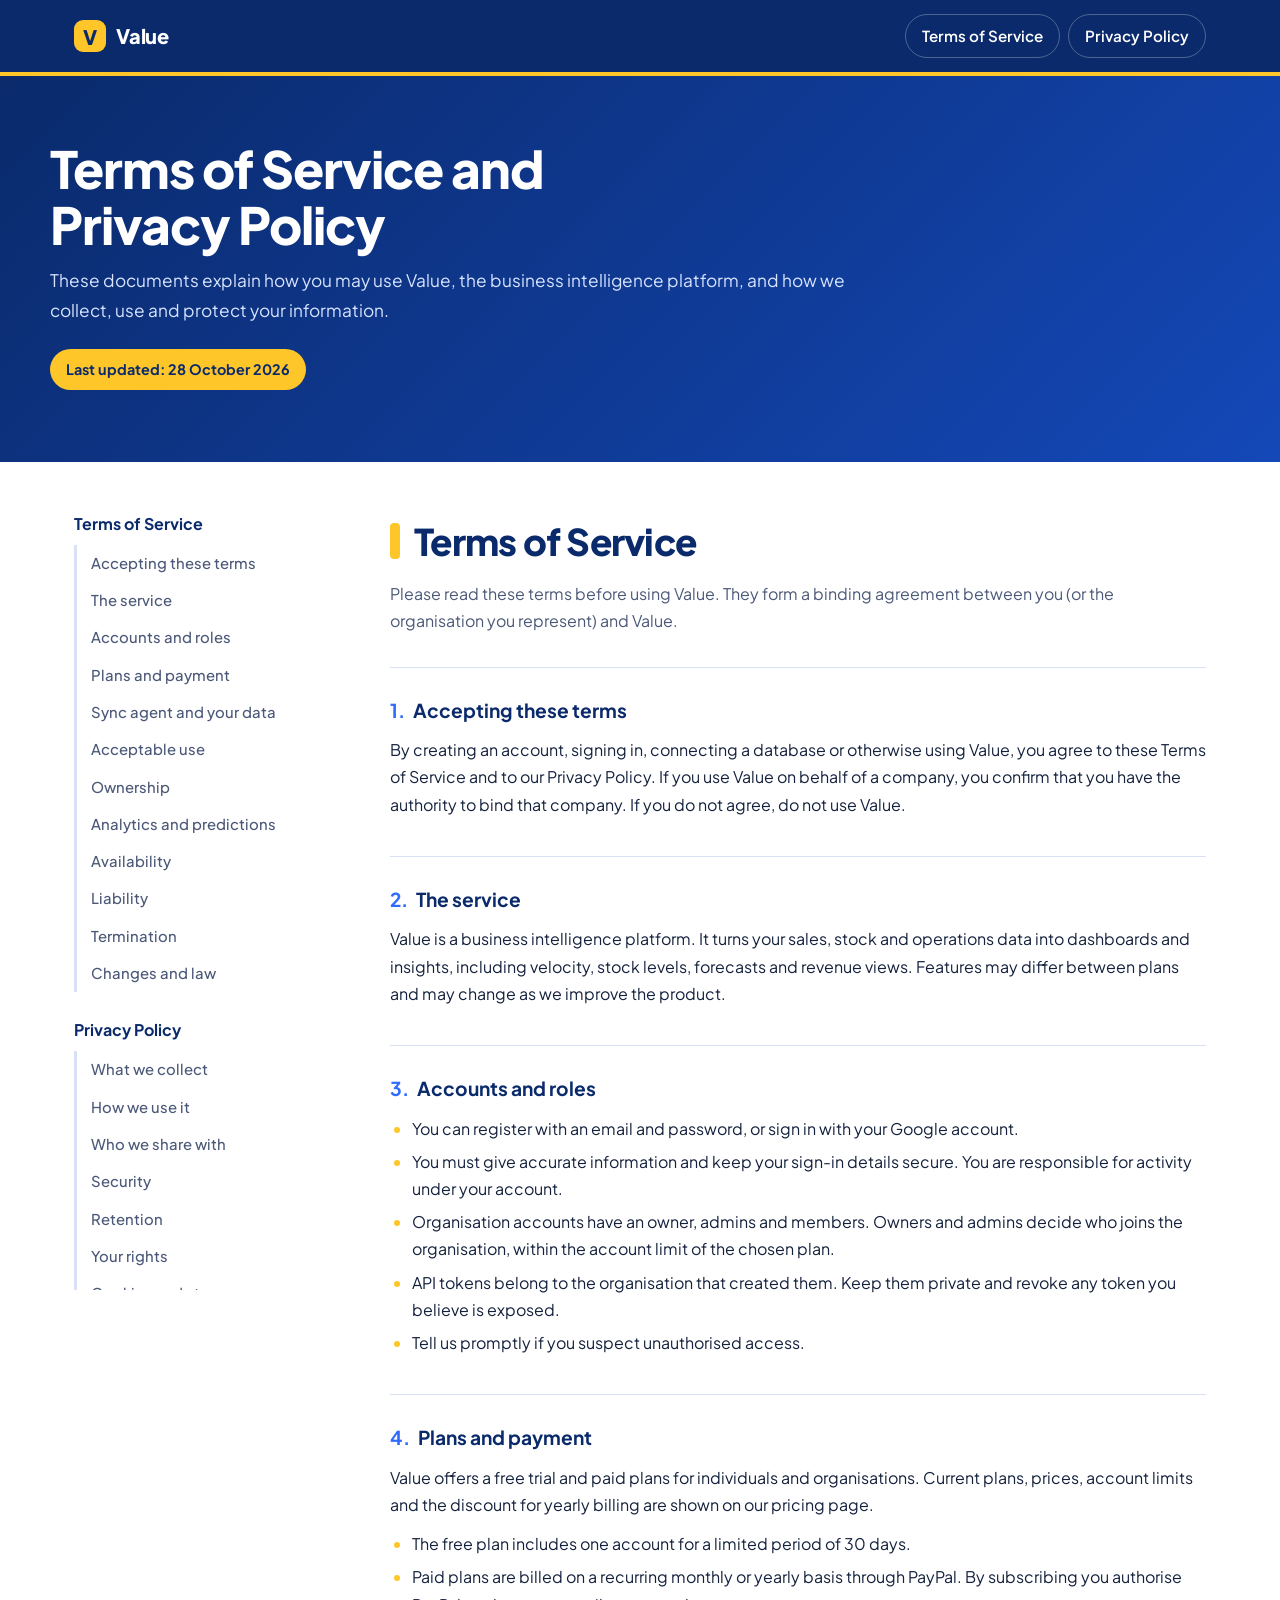
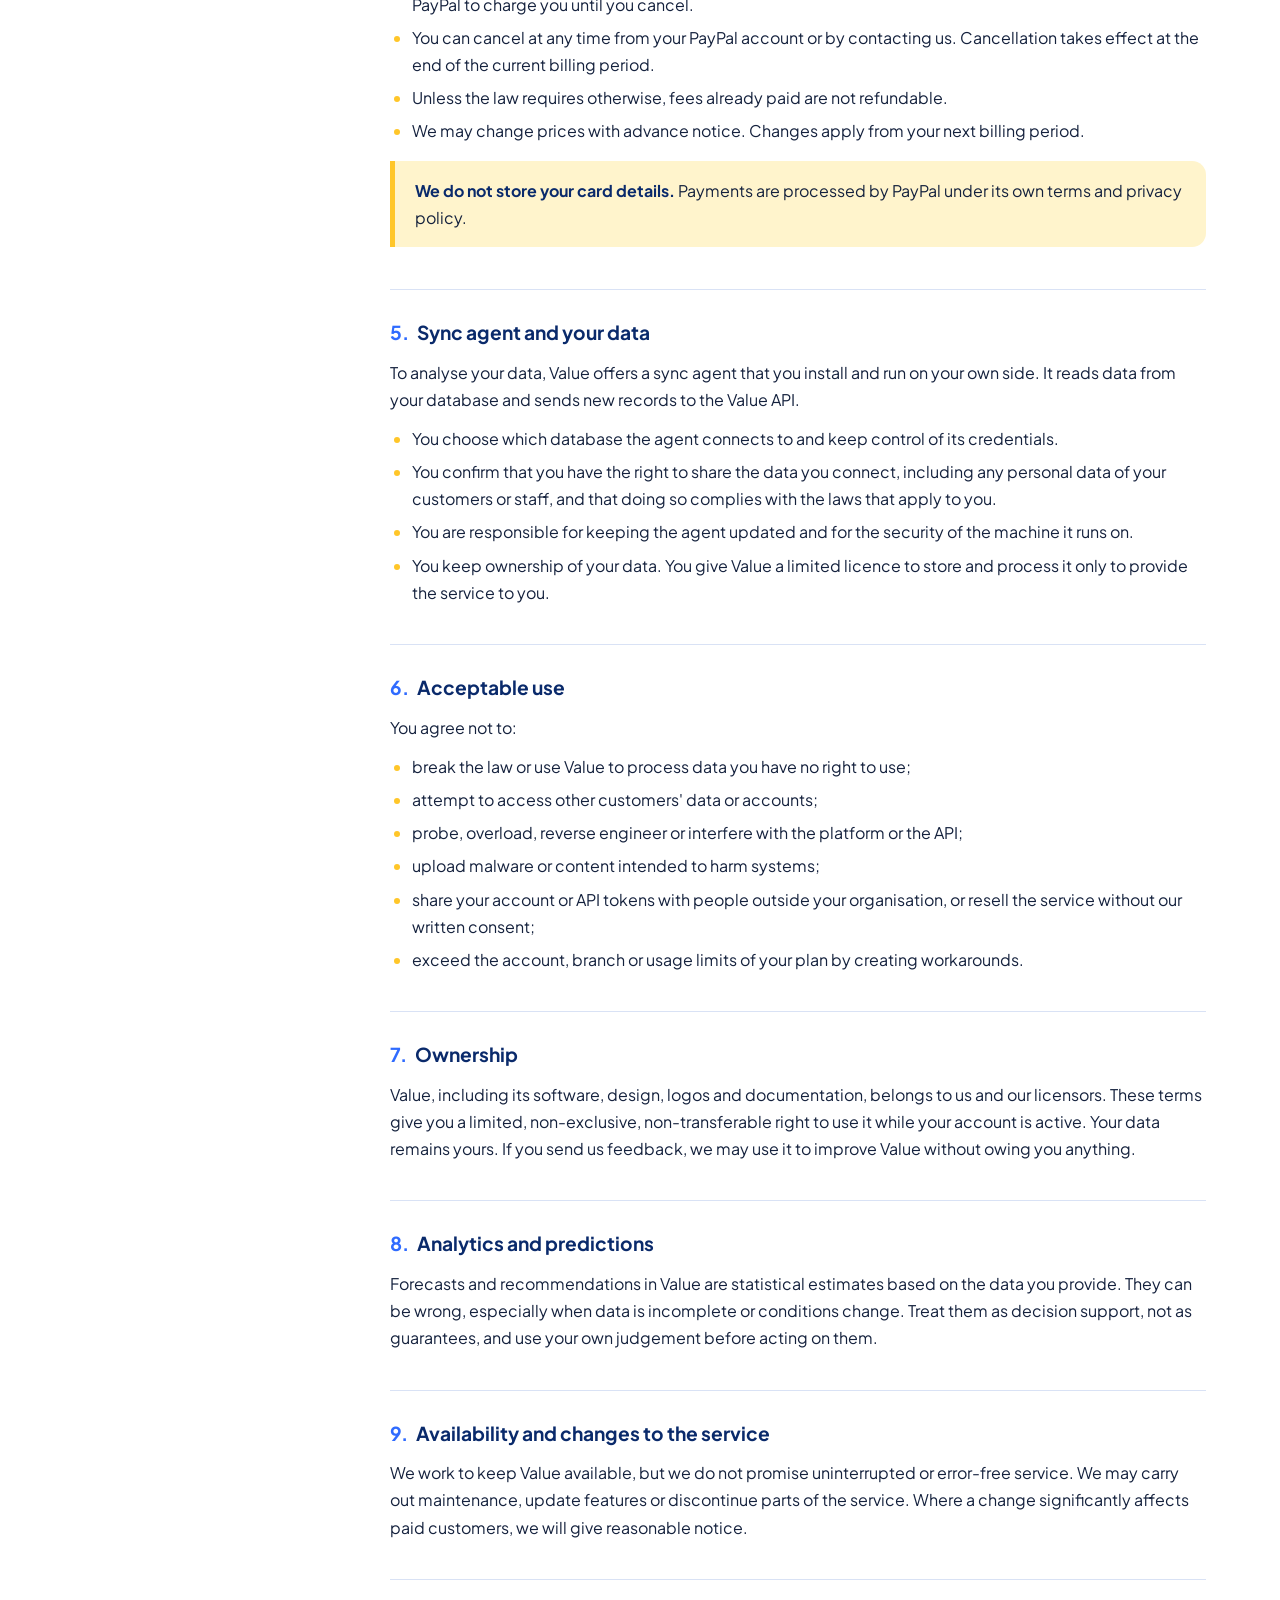
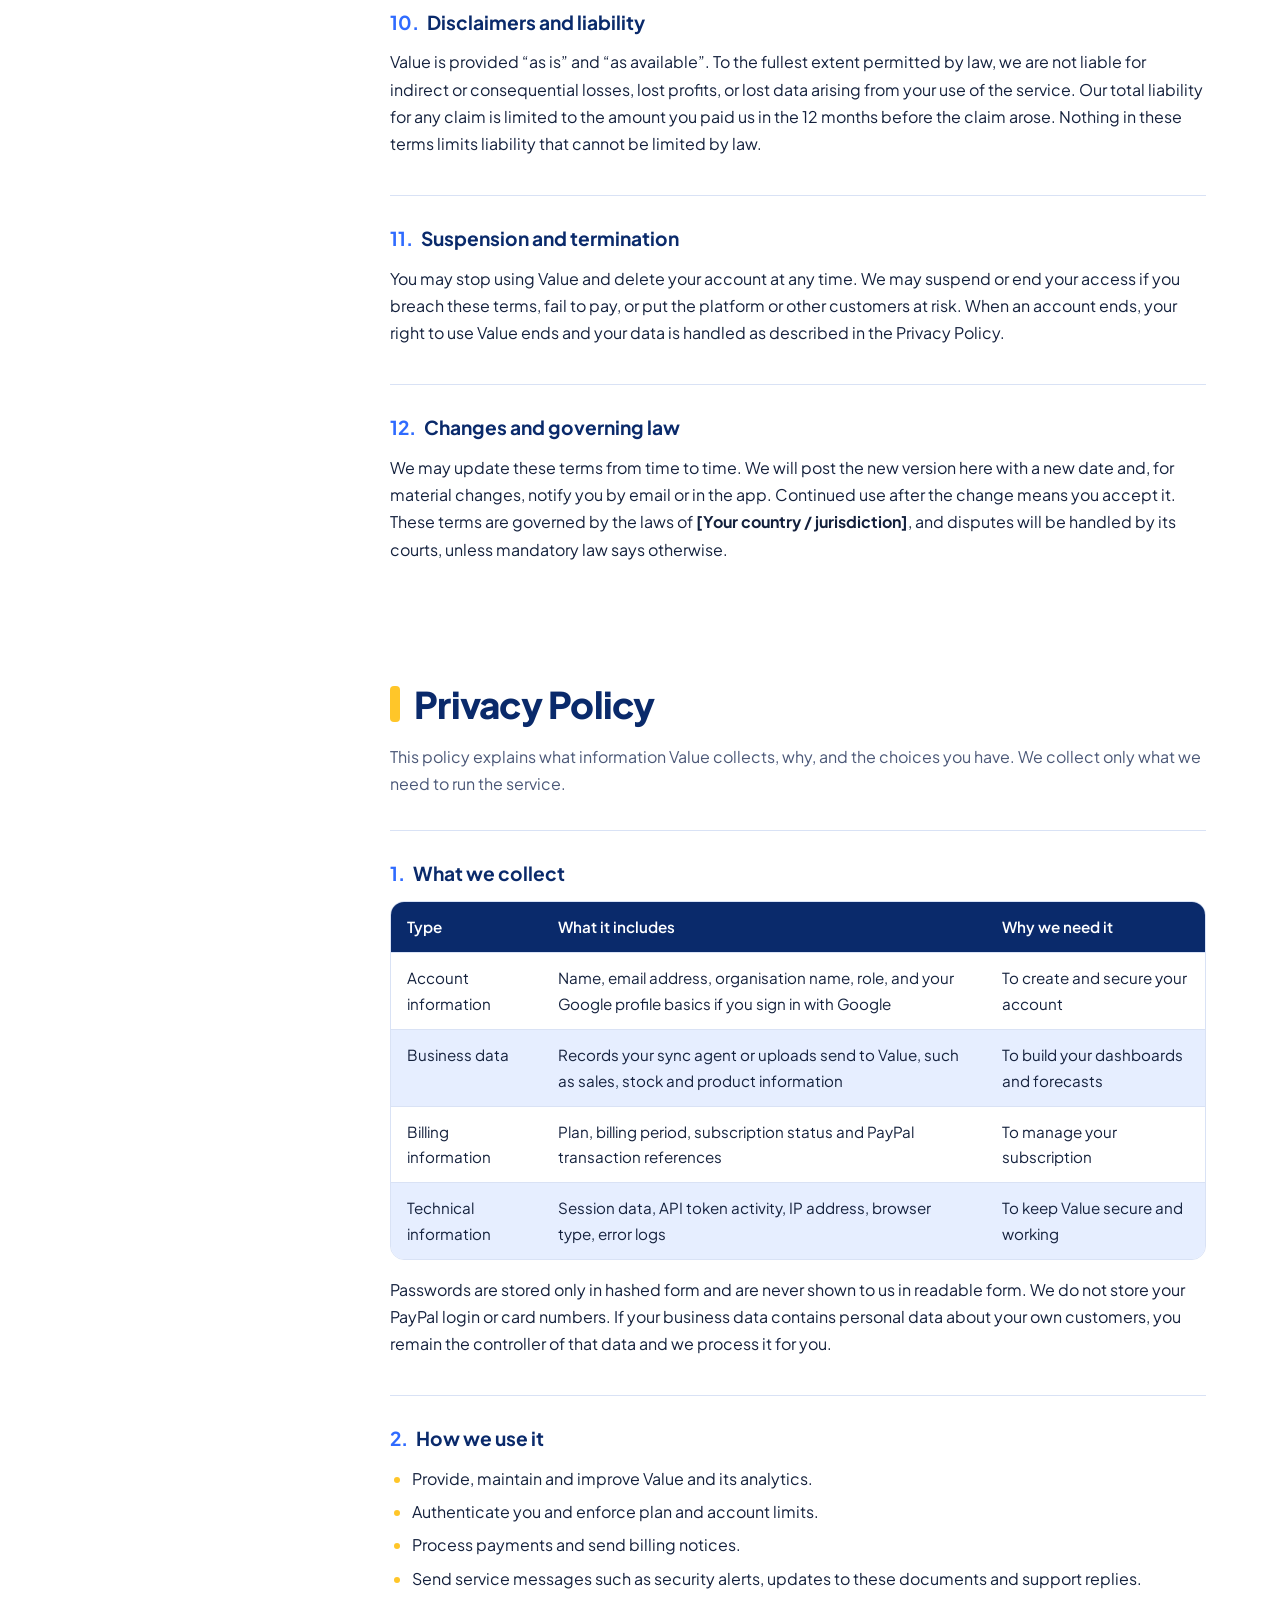
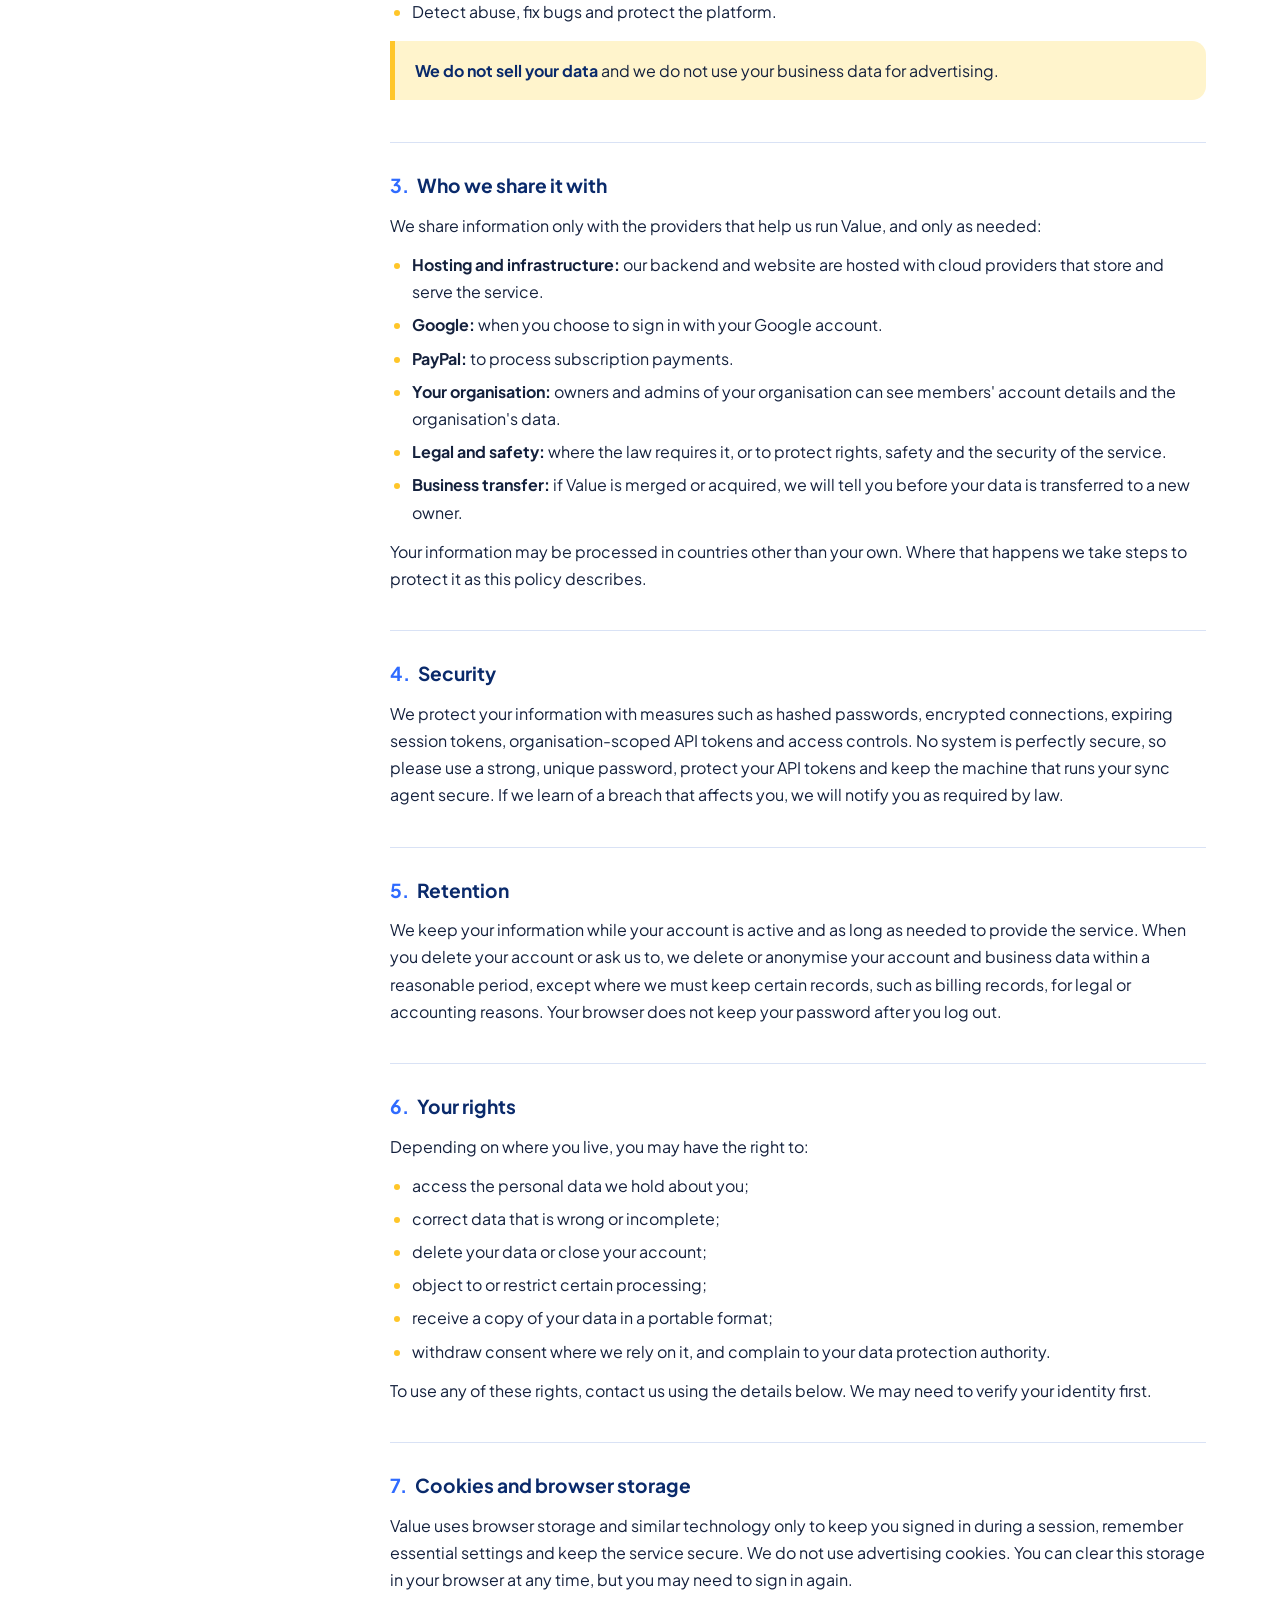
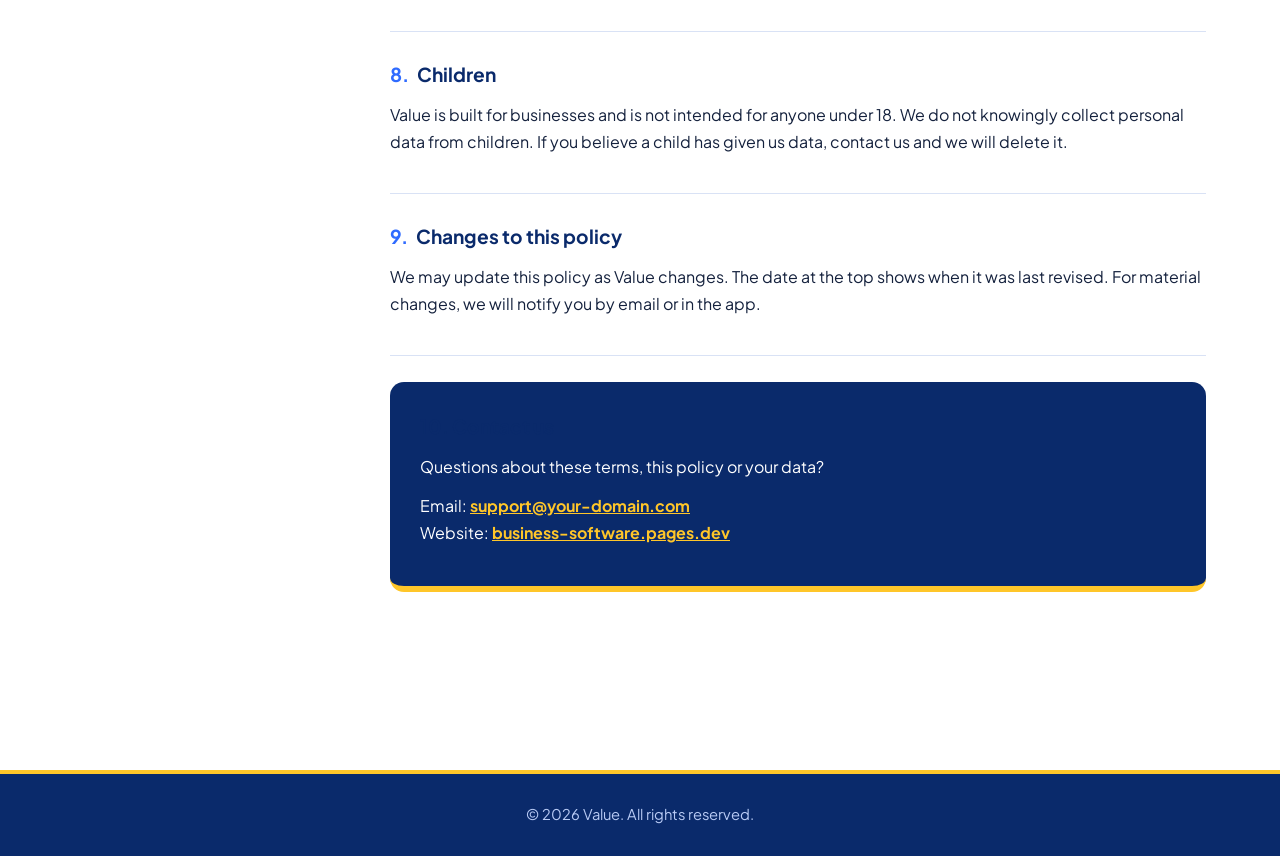
<file: terms-and-privacy.html>
<!DOCTYPE html>
<html lang="en">
<head>
<meta charset="utf-8">
<meta name="viewport" content="width=device-width, initial-scale=1">
<title>Terms of Service &amp; Privacy Policy | Value</title>
<link rel="preconnect" href="https://fonts.googleapis.com">
<link rel="preconnect" href="https://fonts.gstatic.com" crossorigin>
<link href="https://fonts.googleapis.com/css2?family=Plus+Jakarta+Sans:wght@400;500;600;700;800&display=swap" rel="stylesheet">
<style>
  :root {
    --blue-900: #0A2A6B;
    --blue-700: #1448B8;
    --blue-500: #2F6BFF;
    --blue-100: #E6EEFF;
    --yellow: #FFC629;
    --yellow-soft: #FFF4CC;
    --white: #FFFFFF;
    --ink: #14213D;
    --muted: #4B5878;
    --line: #D9E2F5;
    --radius: 14px;
  }

  * { box-sizing: border-box; }
  html { scroll-behavior: smooth; scroll-padding-top: 90px; }
  body {
    margin: 0;
    font-family: "Plus Jakarta Sans", system-ui, -apple-system, "Segoe UI", Roboto, Arial, sans-serif;
    color: var(--ink);
    background: var(--white);
    line-height: 1.7;
    font-size: 16px;
  }

  /* Top bar */
  .topbar {
    position: sticky; top: 0; z-index: 20;
    background: var(--blue-900);
    border-bottom: 4px solid var(--yellow);
  }
  .topbar-inner {
    max-width: 1180px; margin: 0 auto; padding: 14px 24px;
    display: flex; align-items: center; justify-content: space-between; gap: 16px;
  }
  .brand { display: flex; align-items: center; gap: 10px; color: var(--white); text-decoration: none; font-weight: 800; font-size: 1.25rem; letter-spacing: -0.01em; }
  .brand-mark {
    width: 32px; height: 32px; border-radius: 9px; background: var(--yellow); color: var(--blue-900);
    display: grid; place-items: center; font-weight: 800;
  }
  .topnav { display: flex; gap: 8px; }
  .topnav a {
    color: var(--white); text-decoration: none; font-weight: 600; font-size: .95rem;
    padding: 8px 16px; border-radius: 999px; border: 1px solid rgba(255,255,255,.28);
  }
  .topnav a:hover, .topnav a:focus-visible { background: var(--yellow); color: var(--blue-900); border-color: var(--yellow); outline: none; }

  /* Hero */
  .hero {
    background: linear-gradient(135deg, var(--blue-900) 0%, var(--blue-700) 100%);
    color: var(--white);
    padding: 64px 24px 72px;
  }
  .hero-inner { max-width: 1180px; margin: 0 auto; }
  .hero h1 { margin: 0 0 14px; font-size: clamp(2rem, 5vw, 3.2rem); line-height: 1.1; letter-spacing: -0.02em; font-weight: 800; max-width: 18ch; }
  .hero p { margin: 0; max-width: 62ch; color: #D7E3FF; font-size: 1.08rem; }
  .hero .updated {
    display: inline-block; margin-top: 24px; padding: 8px 16px; border-radius: 999px;
    background: var(--yellow); color: var(--blue-900); font-weight: 700; font-size: .9rem;
  }

  /* Layout */
  .wrap {
    max-width: 1180px; margin: 0 auto; padding: 48px 24px 80px;
    display: grid; grid-template-columns: 260px minmax(0, 1fr); gap: 56px;
  }
  .toc { position: sticky; top: 96px; align-self: start; max-height: calc(100vh - 120px); overflow-y: auto; }
  .toc h2 { font-size: 1rem; margin: 0 0 8px; color: var(--blue-900); }
  .toc ul { list-style: none; margin: 0 0 24px; padding: 0; border-left: 3px solid var(--line); }
  .toc a {
    display: block; padding: 6px 14px; margin-left: -3px; border-left: 3px solid transparent;
    color: var(--muted); text-decoration: none; font-size: .93rem; font-weight: 500;
  }
  .toc a:hover { color: var(--blue-700); }
  .toc a.active { color: var(--blue-900); font-weight: 700; border-left-color: var(--yellow); background: var(--yellow-soft); }

  /* Content */
  main section.doc { margin-bottom: 72px; }
  .doc-title {
    display: flex; align-items: center; gap: 14px;
    margin: 0 0 8px; font-size: clamp(1.7rem, 3.4vw, 2.3rem); letter-spacing: -0.02em; color: var(--blue-900); font-weight: 800;
  }
  .doc-title::before { content: ""; width: 10px; height: 36px; border-radius: 4px; background: var(--yellow); flex: none; }
  .doc-intro { color: var(--muted); margin: 0 0 32px; max-width: 70ch; }

  article.clause { padding: 26px 0; border-top: 1px solid var(--line); }
  article.clause h3 { margin: 0 0 10px; font-size: 1.2rem; color: var(--blue-900); font-weight: 700; }
  article.clause h3 span { color: var(--blue-500); margin-right: 8px; }
  article.clause p { margin: 0 0 12px; max-width: 72ch; }
  article.clause ul { margin: 0 0 12px; padding-left: 22px; max-width: 72ch; }
  article.clause li { margin-bottom: 6px; }
  article.clause li::marker { color: var(--yellow); }
  a { color: var(--blue-700); }

  .callout {
    background: var(--yellow-soft); border-left: 5px solid var(--yellow);
    border-radius: 0 var(--radius) var(--radius) 0; padding: 16px 20px; margin: 16px 0; max-width: 72ch;
  }
  .callout strong { color: var(--blue-900); }

  .table-scroll { overflow-x: auto; margin: 12px 0 16px; border: 1px solid var(--line); border-radius: var(--radius); }
  table { border-collapse: collapse; width: 100%; min-width: 520px; font-size: .95rem; }
  th { background: var(--blue-900); color: var(--white); text-align: left; padding: 12px 16px; font-weight: 600; }
  td { padding: 12px 16px; border-top: 1px solid var(--line); vertical-align: top; }
  tr:nth-child(even) td { background: var(--blue-100); }

  .contact {
    background: var(--blue-900); color: var(--white); border-radius: var(--radius); padding: 28px 30px; max-width: 72ch;
    border-bottom: 6px solid var(--yellow);
  }
  .contact h3 { color: var(--white); margin-top: 0; }
  .contact a { color: var(--yellow); font-weight: 700; }

  footer { background: var(--blue-900); color: #B9CBF5; text-align: center; padding: 28px 24px; border-top: 4px solid var(--yellow); font-size: .92rem; }

  .to-top {
    position: fixed; right: 20px; bottom: 20px; width: 46px; height: 46px; border-radius: 50%;
    background: var(--yellow); color: var(--blue-900); border: none; font-size: 1.3rem; font-weight: 800;
    cursor: pointer; box-shadow: 0 6px 18px rgba(10,42,107,.3); display: none;
  }
  .to-top.show { display: block; }

  :focus-visible { outline: 3px solid var(--blue-500); outline-offset: 2px; }

  @media (max-width: 900px) {
    .wrap { grid-template-columns: 1fr; gap: 24px; padding-top: 32px; }
    .toc { position: static; max-height: none; background: var(--blue-100); padding: 18px; border-radius: var(--radius); }
    .toc ul { margin-bottom: 14px; }
    .topnav a { padding: 6px 12px; font-size: .85rem; }
  }
  @media (prefers-reduced-motion: reduce) { html { scroll-behavior: auto; } }
  @media print {
    .topbar, .toc, .to-top { display: none; }
    .wrap { display: block; }
    .hero { background: none; color: #000; padding: 0 0 20px; }
    .hero p { color: #333; }
  }
</style>
</head>
<body>

<header class="topbar">
  <div class="topbar-inner">
    <a class="brand" href="#top"><span class="brand-mark">V</span>Value</a>
    <nav class="topnav" aria-label="Legal documents">
      <a href="#terms">Terms of Service</a>
      <a href="#privacy">Privacy Policy</a>
    </nav>
  </div>
</header>

<div class="hero" id="top">
  <div class="hero-inner">
    <h1>Terms of Service and Privacy Policy</h1>
    <p>These documents explain how you may use Value, the business intelligence platform, and how we collect, use and protect your information.</p>
    <span class="updated">Last updated: 28 October 2026</span>
  </div>
</div>

<div class="wrap">
  <aside class="toc" aria-label="Table of contents">
    <h2>Terms of Service</h2>
    <ul>
      <li><a href="#t-accept">Accepting these terms</a></li>
      <li><a href="#t-service">The service</a></li>
      <li><a href="#t-accounts">Accounts and roles</a></li>
      <li><a href="#t-plans">Plans and payment</a></li>
      <li><a href="#t-agent">Sync agent and your data</a></li>
      <li><a href="#t-use">Acceptable use</a></li>
      <li><a href="#t-ip">Ownership</a></li>
      <li><a href="#t-predictions">Analytics and predictions</a></li>
      <li><a href="#t-availability">Availability</a></li>
      <li><a href="#t-liability">Liability</a></li>
      <li><a href="#t-termination">Termination</a></li>
      <li><a href="#t-changes">Changes and law</a></li>
    </ul>
    <h2>Privacy Policy</h2>
    <ul>
      <li><a href="#p-collect">What we collect</a></li>
      <li><a href="#p-use">How we use it</a></li>
      <li><a href="#p-share">Who we share with</a></li>
      <li><a href="#p-security">Security</a></li>
      <li><a href="#p-retention">Retention</a></li>
      <li><a href="#p-rights">Your rights</a></li>
      <li><a href="#p-cookies">Cookies and storage</a></li>
      <li><a href="#p-children">Children</a></li>
      <li><a href="#p-contact">Contact us</a></li>
    </ul>
  </aside>

  <main>

    <!-- ===================== TERMS ===================== -->
    <section class="doc" id="terms">
      <h2 class="doc-title">Terms of Service</h2>
      <p class="doc-intro">Please read these terms before using Value. They form a binding agreement between you (or the organisation you represent) and Value.</p>

      <article class="clause" id="t-accept">
        <h3><span>1.</span>Accepting these terms</h3>
        <p>By creating an account, signing in, connecting a database or otherwise using Value, you agree to these Terms of Service and to our Privacy Policy. If you use Value on behalf of a company, you confirm that you have the authority to bind that company. If you do not agree, do not use Value.</p>
      </article>

      <article class="clause" id="t-service">
        <h3><span>2.</span>The service</h3>
        <p>Value is a business intelligence platform. It turns your sales, stock and operations data into dashboards and insights, including velocity, stock levels, forecasts and revenue views. Features may differ between plans and may change as we improve the product.</p>
      </article>

      <article class="clause" id="t-accounts">
        <h3><span>3.</span>Accounts and roles</h3>
        <ul>
          <li>You can register with an email and password, or sign in with your Google account.</li>
          <li>You must give accurate information and keep your sign-in details secure. You are responsible for activity under your account.</li>
          <li>Organisation accounts have an owner, admins and members. Owners and admins decide who joins the organisation, within the account limit of the chosen plan.</li>
          <li>API tokens belong to the organisation that created them. Keep them private and revoke any token you believe is exposed.</li>
          <li>Tell us promptly if you suspect unauthorised access.</li>
        </ul>
      </article>

      <article class="clause" id="t-plans">
        <h3><span>4.</span>Plans and payment</h3>
        <p>Value offers a free trial and paid plans for individuals and organisations. Current plans, prices, account limits and the discount for yearly billing are shown on our pricing page.</p>
        <ul>
          <li>The free plan includes one account for a limited period of 30 days.</li>
          <li>Paid plans are billed on a recurring monthly or yearly basis through PayPal. By subscribing you authorise PayPal to charge you until you cancel.</li>
          <li>You can cancel at any time from your PayPal account or by contacting us. Cancellation takes effect at the end of the current billing period.</li>
          <li>Unless the law requires otherwise, fees already paid are not refundable.</li>
          <li>We may change prices with advance notice. Changes apply from your next billing period.</li>
        </ul>
        <div class="callout"><strong>We do not store your card details.</strong> Payments are processed by PayPal under its own terms and privacy policy.</div>
      </article>

      <article class="clause" id="t-agent">
        <h3><span>5.</span>Sync agent and your data</h3>
        <p>To analyse your data, Value offers a sync agent that you install and run on your own side. It reads data from your database and sends new records to the Value API.</p>
        <ul>
          <li>You choose which database the agent connects to and keep control of its credentials.</li>
          <li>You confirm that you have the right to share the data you connect, including any personal data of your customers or staff, and that doing so complies with the laws that apply to you.</li>
          <li>You are responsible for keeping the agent updated and for the security of the machine it runs on.</li>
          <li>You keep ownership of your data. You give Value a limited licence to store and process it only to provide the service to you.</li>
        </ul>
      </article>

      <article class="clause" id="t-use">
        <h3><span>6.</span>Acceptable use</h3>
        <p>You agree not to:</p>
        <ul>
          <li>break the law or use Value to process data you have no right to use;</li>
          <li>attempt to access other customers' data or accounts;</li>
          <li>probe, overload, reverse engineer or interfere with the platform or the API;</li>
          <li>upload malware or content intended to harm systems;</li>
          <li>share your account or API tokens with people outside your organisation, or resell the service without our written consent;</li>
          <li>exceed the account, branch or usage limits of your plan by creating workarounds.</li>
        </ul>
      </article>

      <article class="clause" id="t-ip">
        <h3><span>7.</span>Ownership</h3>
        <p>Value, including its software, design, logos and documentation, belongs to us and our licensors. These terms give you a limited, non-exclusive, non-transferable right to use it while your account is active. Your data remains yours. If you send us feedback, we may use it to improve Value without owing you anything.</p>
      </article>

      <article class="clause" id="t-predictions">
        <h3><span>8.</span>Analytics and predictions</h3>
        <p>Forecasts and recommendations in Value are statistical estimates based on the data you provide. They can be wrong, especially when data is incomplete or conditions change. Treat them as decision support, not as guarantees, and use your own judgement before acting on them.</p>
      </article>

      <article class="clause" id="t-availability">
        <h3><span>9.</span>Availability and changes to the service</h3>
        <p>We work to keep Value available, but we do not promise uninterrupted or error-free service. We may carry out maintenance, update features or discontinue parts of the service. Where a change significantly affects paid customers, we will give reasonable notice.</p>
      </article>

      <article class="clause" id="t-liability">
        <h3><span>10.</span>Disclaimers and liability</h3>
        <p>Value is provided &ldquo;as is&rdquo; and &ldquo;as available&rdquo;. To the fullest extent permitted by law, we are not liable for indirect or consequential losses, lost profits, or lost data arising from your use of the service. Our total liability for any claim is limited to the amount you paid us in the 12 months before the claim arose. Nothing in these terms limits liability that cannot be limited by law.</p>
      </article>

      <article class="clause" id="t-termination">
        <h3><span>11.</span>Suspension and termination</h3>
        <p>You may stop using Value and delete your account at any time. We may suspend or end your access if you breach these terms, fail to pay, or put the platform or other customers at risk. When an account ends, your right to use Value ends and your data is handled as described in the Privacy Policy.</p>
      </article>

      <article class="clause" id="t-changes">
        <h3><span>12.</span>Changes and governing law</h3>
        <p>We may update these terms from time to time. We will post the new version here with a new date and, for material changes, notify you by email or in the app. Continued use after the change means you accept it. These terms are governed by the laws of <strong>[Your country / jurisdiction]</strong>, and disputes will be handled by its courts, unless mandatory law says otherwise.</p>
      </article>
    </section>

    <!-- ===================== PRIVACY ===================== -->
    <section class="doc" id="privacy">
      <h2 class="doc-title">Privacy Policy</h2>
      <p class="doc-intro">This policy explains what information Value collects, why, and the choices you have. We collect only what we need to run the service.</p>

      <article class="clause" id="p-collect">
        <h3><span>1.</span>What we collect</h3>
        <div class="table-scroll">
          <table>
            <thead><tr><th>Type</th><th>What it includes</th><th>Why we need it</th></tr></thead>
            <tbody>
              <tr><td>Account information</td><td>Name, email address, organisation name, role, and your Google profile basics if you sign in with Google</td><td>To create and secure your account</td></tr>
              <tr><td>Business data</td><td>Records your sync agent or uploads send to Value, such as sales, stock and product information</td><td>To build your dashboards and forecasts</td></tr>
              <tr><td>Billing information</td><td>Plan, billing period, subscription status and PayPal transaction references</td><td>To manage your subscription</td></tr>
              <tr><td>Technical information</td><td>Session data, API token activity, IP address, browser type, error logs</td><td>To keep Value secure and working</td></tr>
            </tbody>
          </table>
        </div>
        <p>Passwords are stored only in hashed form and are never shown to us in readable form. We do not store your PayPal login or card numbers. If your business data contains personal data about your own customers, you remain the controller of that data and we process it for you.</p>
      </article>

      <article class="clause" id="p-use">
        <h3><span>2.</span>How we use it</h3>
        <ul>
          <li>Provide, maintain and improve Value and its analytics.</li>
          <li>Authenticate you and enforce plan and account limits.</li>
          <li>Process payments and send billing notices.</li>
          <li>Send service messages such as security alerts, updates to these documents and support replies.</li>
          <li>Detect abuse, fix bugs and protect the platform.</li>
        </ul>
        <div class="callout"><strong>We do not sell your data</strong> and we do not use your business data for advertising.</div>
      </article>

      <article class="clause" id="p-share">
        <h3><span>3.</span>Who we share it with</h3>
        <p>We share information only with the providers that help us run Value, and only as needed:</p>
        <ul>
          <li><strong>Hosting and infrastructure:</strong> our backend and website are hosted with cloud providers that store and serve the service.</li>
          <li><strong>Google:</strong> when you choose to sign in with your Google account.</li>
          <li><strong>PayPal:</strong> to process subscription payments.</li>
          <li><strong>Your organisation:</strong> owners and admins of your organisation can see members' account details and the organisation's data.</li>
          <li><strong>Legal and safety:</strong> where the law requires it, or to protect rights, safety and the security of the service.</li>
          <li><strong>Business transfer:</strong> if Value is merged or acquired, we will tell you before your data is transferred to a new owner.</li>
        </ul>
        <p>Your information may be processed in countries other than your own. Where that happens we take steps to protect it as this policy describes.</p>
      </article>

      <article class="clause" id="p-security">
        <h3><span>4.</span>Security</h3>
        <p>We protect your information with measures such as hashed passwords, encrypted connections, expiring session tokens, organisation-scoped API tokens and access controls. No system is perfectly secure, so please use a strong, unique password, protect your API tokens and keep the machine that runs your sync agent secure. If we learn of a breach that affects you, we will notify you as required by law.</p>
      </article>

      <article class="clause" id="p-retention">
        <h3><span>5.</span>Retention</h3>
        <p>We keep your information while your account is active and as long as needed to provide the service. When you delete your account or ask us to, we delete or anonymise your account and business data within a reasonable period, except where we must keep certain records, such as billing records, for legal or accounting reasons. Your browser does not keep your password after you log out.</p>
      </article>

      <article class="clause" id="p-rights">
        <h3><span>6.</span>Your rights</h3>
        <p>Depending on where you live, you may have the right to:</p>
        <ul>
          <li>access the personal data we hold about you;</li>
          <li>correct data that is wrong or incomplete;</li>
          <li>delete your data or close your account;</li>
          <li>object to or restrict certain processing;</li>
          <li>receive a copy of your data in a portable format;</li>
          <li>withdraw consent where we rely on it, and complain to your data protection authority.</li>
        </ul>
        <p>To use any of these rights, contact us using the details below. We may need to verify your identity first.</p>
      </article>

      <article class="clause" id="p-cookies">
        <h3><span>7.</span>Cookies and browser storage</h3>
        <p>Value uses browser storage and similar technology only to keep you signed in during a session, remember essential settings and keep the service secure. We do not use advertising cookies. You can clear this storage in your browser at any time, but you may need to sign in again.</p>
      </article>

      <article class="clause" id="p-children">
        <h3><span>8.</span>Children</h3>
        <p>Value is built for businesses and is not intended for anyone under 18. We do not knowingly collect personal data from children. If you believe a child has given us data, contact us and we will delete it.</p>
      </article>

      <article class="clause" id="p-changes">
        <h3><span>9.</span>Changes to this policy</h3>
        <p>We may update this policy as Value changes. The date at the top shows when it was last revised. For material changes, we will notify you by email or in the app.</p>
      </article>

      <article class="clause" id="p-contact">
        <div class="contact">
          <h3>10. Contact us</h3>
          <p>Questions about these terms, this policy or your data?</p>
          <p>Email: <a href="mailto:support@your-domain.com">support@your-domain.com</a><br>
          Website: <a href="https://business-software.pages.dev">business-software.pages.dev</a></p>
        </div>
      </article>
    </section>

  </main>
</div>

<footer>&copy; 2026 Value. All rights reserved.</footer>

<button class="to-top" id="toTop" aria-label="Back to top">&uarr;</button>

<script>
  // Highlight the current section in the contents list
  const links = Array.from(document.querySelectorAll('.toc a'));
  const map = new Map(links.map(a => [a.getAttribute('href').slice(1), a]));
  const io = new IntersectionObserver(entries => {
    entries.forEach(e => {
      if (e.isIntersecting) {
        links.forEach(l => l.classList.remove('active'));
        const a = map.get(e.target.id);
        if (a) a.classList.add('active');
      }
    });
  }, { rootMargin: '-90px 0px -65% 0px' });
  map.forEach((_, id) => { const el = document.getElementById(id); if (el) io.observe(el); });

  // Back-to-top button
  const toTop = document.getElementById('toTop');
  window.addEventListener('scroll', () => toTop.classList.toggle('show', window.scrollY > 600));
  toTop.addEventListener('click', () => window.scrollTo({ top: 0 }));
</script>
</body>
</html>
</file>
<file: value.Waitlist.css>
/* ---------- WAITLIST PAGE ---------- */
.waitlist-body {
  min-height: 100vh;
  background: #0b0b0b;
  display: flex;
  flex-direction: column;
}

.waitlist-topbar {
  display: flex;
  align-items: center;
  justify-content: space-between;
  padding: 24px 32px;
}

.waitlist-brand img {
  height: 32px;
  width: auto;
  display: block;
  border-radius: 6px;
}

.waitlist-back {
  color: rgba(255, 255, 255, 0.65);
  text-decoration: none;
  font-size: 14px;
  font-weight: 600;
  transition: color 180ms ease;
}

.waitlist-back:hover {
  color: #fff;
}

.waitlist-main {
  flex: 1;
  display: flex;
  align-items: center;
  justify-content: center;
  padding: 40px 20px 80px;
}

.waitlist-card {
  width: 100%;
  max-width: 440px;
  background: #141414;
  border: 1px solid rgba(255, 255, 255, 0.08);
  border-radius: 20px;
  padding: 40px;
  box-shadow: 0 20px 60px rgba(0, 0, 0, 0.5);
}

.waitlist-card .badge {
  background: rgba(43, 124, 255, 0.15);
  color: #6fa8ff;
  margin-bottom: 16px;
}

.waitlist-card h1 {
  margin: 0 0 12px;
  font-size: 30px;
  font-family: "Switzer Semibold", sans-serif;
  font-weight: 700;
  color: #fff;
}

.waitlist-lead {
  color: rgba(255, 255, 255, 0.6);
  font-size: 15px;
  line-height: 1.6;
  margin: 0 0 28px;
}

.waitlist-form {
  display: flex;
  flex-direction: column;
  gap: 8px;
}

.waitlist-form label {
  color: rgba(255, 255, 255, 0.75);
  font-size: 13px;
  font-weight: 600;
  margin-top: 12px;
}

.waitlist-form label:first-child {
  margin-top: 0;
}

.waitlist-form input {
  background: #0b0b0b;
  border: 1px solid rgba(255, 255, 255, 0.15);
  border-radius: 10px;
  padding: 12px 14px;
  color: #fff;
  font-size: 15px;
  outline: none;
  transition: border-color 180ms ease;
}

.waitlist-form input::placeholder {
  color: rgba(255, 255, 255, 0.3);
}

.waitlist-form input:focus {
  border-color: #2b7cff;
}

.waitlist-form input:invalid[data-touched="true"] {
  border-color: #ff5c5c;
}

.waitlist-error {
  color: #ff8a8a;
  font-size: 13px;
  margin: 4px 0 0;
}

.waitlist-submit {
  margin-top: 22px;
  width: 100%;
}

.waitlist-fineprint {
  color: rgba(255, 255, 255, 0.35);
  font-size: 12px;
  margin: 20px 0 0;
  line-height: 1.5;
}

/* Confirmation popup */
.waitlist-modal-overlay {
  position: fixed;
  inset: 0;
  background: rgba(0, 0, 0, 0.6);
  backdrop-filter: blur(6px);
  display: flex;
  align-items: center;
  justify-content: center;
  z-index: 100;
  padding: 20px;
}

.waitlist-modal-overlay[hidden] {
  display: none;
}

.waitlist-modal {
  position: relative;
  width: 100%;
  max-width: 380px;
  background: #141414;
  border: 1px solid rgba(255, 255, 255, 0.1);
  border-radius: 20px;
  padding: 40px 32px 32px;
  text-align: center;
  box-shadow: 0 30px 80px rgba(0, 0, 0, 0.6);
  animation: waitlist-pop 260ms cubic-bezier(0.22, 0.9, 0.36, 1);
}
.waitlist-form-overlay {
  position: fixed;
  inset: 0;
  background: rgba(0, 0, 0, 0.6);
  backdrop-filter: blur(6px);

  display: flex;
  align-items: center;
  justify-content: center;

  z-index: 100;
  padding: 20px;
}

.waitlist-form-overlay[hidden] {
  display: none;
}

.waitlist-form-overlay .waitlist-card {
  position: relative;
  animation: waitlist-pop 260ms cubic-bezier(0.22, 0.9, 0.36, 1);
}

.waitlist-form-close {
  position: absolute;
  top: 12px;
  right: 14px;

  background: none;
  border: none;
  color: rgba(255, 255, 255, 0.5);

  font-size: 26px;
  line-height: 1;
  cursor: pointer;
}

.waitlist-form-close:hover {
  color: #fff;
}

@keyframes waitlist-pop {
  from { opacity: 0; transform: translateY(12px) scale(0.97); }
  to { opacity: 1; transform: translateY(0) scale(1); }
}

.waitlist-modal-close {
  position: absolute;
  top: 12px;
  right: 14px;
  background: none;
  border: none;
  color: rgba(255, 255, 255, 0.5);
  font-size: 22px;
  line-height: 1;
  cursor: pointer;
}

.waitlist-modal-close:hover {
  color: #fff;
}

.waitlist-modal-icon {
  width: 48px;
  height: 48px;
  margin: 0 auto 18px;
  border-radius: 999px;
  background: rgba(43, 124, 255, 0.15);
  color: #6fa8ff;
  display: flex;
  align-items: center;
  justify-content: center;
  font-size: 22px;
  font-weight: 700;
}

.waitlist-modal h2 {
  margin: 0 0 10px;
  color: #fff;
  font-size: 22px;
  font-family: "Switzer Semibold", sans-serif;
  font-weight: 700;
}

.waitlist-modal p {
  margin: 0 0 24px;
  color: rgba(255, 255, 255, 0.6);
  font-size: 14px;
  line-height: 1.5;
}

.waitlist-modal-done {
  width: 100%;
}

@media (prefers-reduced-motion: reduce) {
  .waitlist-modal { animation: none; }
}
</file>
<file: proof-strip.css>
/* PROOF STRIP */
.proof {
  background: #0b0b0b;
  padding: 80px 24px;
  border-radius: 20px;
  width: 100vw;
  position: relative;
  left: 50%;
  right: 50%;
  margin-left: -50vw;
  margin-right: -50vw;
  box-sizing: border-box;
}

.proof-inner {
  max-width: 1100px;
  margin: 0 auto;
  display: flex;
  flex-wrap: wrap;
  gap: 0;
}

.proof-stat {
  flex: 1 1 220px;
  padding: 0 32px;
  border-left: 1px solid rgba(255, 255, 255, 0.18);
  display: flex;
  flex-direction: column;
  gap: 8px;
}

.proof-stat:first-child {
  border-left: none;
  padding-left: 0;
}

.proof-number {
  font-family: "Switzer Semibold", sans-serif;
  font-weight: 700;
  font-size: clamp(28px, 3.4vw, 40px);
  color: #fff;
  line-height: 1;
}

.proof-label {
  color: rgba(255, 255, 255, 0.6);
  font-size: 15px;
  line-height: 1.5;
  max-width: 30ch;
}

@media (max-width: 740px) {
  .proof-inner { flex-direction: column; gap: 32px; }
  .proof-stat { border-left: none; padding-left: 0; border-top: 1px solid rgba(255, 255, 255, 0.18); padding-top: 20px; }
  .proof-stat:first-child { border-top: none; padding-top: 0; }
}
</file>
<file: footer.css>
/* =========================================================
   FOOTER
   ========================================================= */
.faqs .site-footer {
  position: relative;
  z-index: 2;
  display: block;
  margin: calc(var(--overlap-footer) * -1) 14px 0;
  padding: 36px 40px 28px;
  background: #00030E;
  color: #fff;
  border-radius: 32px;
  overflow: hidden;
}

.ft-top {
  display: grid;
  grid-template-columns: 1fr auto auto;
  gap: 110px;
  align-items: start;
}

/* left: brand + waitlist */
.ft-logo {
  display: block;
  height: 38px;
  width: auto;
  margin-bottom: 44px;
  border-radius: 6px;
}

.ft-updates {
  display: flex;
  flex-direction: column;
  gap: 4px;
  margin-bottom: 20px;
}

.ft-updates strong {
  font-size: 15px;
  font-weight: 600;
}

.ft-updates span {
  font-size: 15px;
  font-weight: 600;
  color: rgba(255, 255, 255, 0.55);
  max-width: 34ch;
}

.ft-join {
  background: #fff;
  color: #0b0b0b;
  border: none;
  border-radius: 10px;
  padding: 12px 18px;
  font-size: 15px;
  font-weight: 600;
  cursor: pointer;
  transition: transform 0.2s ease;
}

.ft-join:hover { transform: translateY(-2px); }

/* right: link columns */
.ft-col {
  display: flex;
  flex-direction: column;
  gap: 6px;
  min-width: 150px;
}

.ft-col h4 {
  margin: 0 0 6px;
  font-size: 14px;
  font-weight: 600;
  color: rgba(255, 255, 255, 0.5);
}

.ft-col h4.ft-gap { margin-top: 26px; }

.ft-col a {
  color: #fff;
  text-decoration: none;
  font-size: 15px;
  font-weight: 600;
  transition: opacity 0.2s ease;
}

.ft-col a:hover { opacity: 0.65; }

/* bottom row */
.ft-bottom {
  display: flex;
  justify-content: space-between;
  align-items: center;
  gap: 16px;
  margin-top: 90px;
}

.ft-copy {
  margin: 0;
  font-size: 14px;
  color: rgba(255, 255, 255, 0.5);
}

.ft-policy {
  color: #fff;
  text-decoration: none;
  font-size: 14px;
  font-weight: 600;
}

.ft-policy:hover { opacity: 0.65; }

/* tablet */
@media (max-width: 900px) {
  .ft-top { gap: 60px; }
}

/* phone */
@media (max-width: 700px) {
  .faqs { padding-bottom: 8px; }

  .faqs .site-footer {
    margin-left: 8px;
    margin-right: 8px;
    padding: 28px 22px 22px;
    border-radius: 24px;
  }

  .ft-top {
    grid-template-columns: 1fr 1fr;
    gap: 36px 24px;
  }

  .ft-brand { grid-column: 1 / -1; }
  .ft-logo { margin-bottom: 28px; }

  .ft-bottom {
    flex-direction: column;
    align-items: flex-start;
    margin-top: 44px;
  }
}
</file>
<file: splash.css>
.splash {
  /* timing, all derived from --splash-ms (set inline or default 2600ms) */
  --t: var(--splash-ms, 2600ms);
  --letter-start: calc(var(--t) * 0.06);   /* when the first letter begins */
  --letter-gap:   calc(var(--t) * 0.06);  /* delay between letters */
  --letter-dur:   calc(var(--t) * 0.4);    /* how long each letter takes to rise */

  position: fixed;
  inset: 0;
  z-index: 1000;
  display: flex;
  align-items: center;
  justify-content: center;
  cursor: pointer;
  color: #fff;
  overflow: hidden;
  background:
    linear-gradient(rgba(5, 15, 30, 0.72), rgba(5, 15, 30, 0.9)),
    url("Astronaut-Drifting.webp") center / cover no-repeat,
    #06101d;
  animation:
    splash-fade-out 400ms ease calc(var(--splash-ms, 2600ms) - 400ms) forwards;
}

.splash__content {
  display: flex;
  flex-direction: column;
  align-items: center;
  gap: 18px;
  padding: 0 24px;
  text-align: center;
}

/* ---------- Brand: icon + name ---------- */

.splash__brand {
  display: flex;
  align-items: center;
  justify-content: center;
  gap: clamp(12px, 2vw, 28px);
}

.splash__icon {
  height: clamp(48px, 8vw, 110px);
  width: auto;
  flex: none;
  filter: drop-shadow(0 2px 24px rgba(91, 18, 245, 0.45));
  animation: splash-rise var(--letter-dur) cubic-bezier(.22, .61, .36, 1) 0ms both;
}

.splash__logo {
  display: flex;
  margin: 0;
  font-family: "Lobster Two", "Brush Script MT", cursive;
  font-style: italic;
  font-weight: 700;
  font-size: clamp(64px, 11vw, 150px);
  line-height: 1;
  letter-spacing: 0;
}

.splash__letter {
  display: inline-block;
  padding: 0 0.02em;
  /* blue (#0a3cff) -> cyan (#3bf0f6) across the 5 letters */
  color: color-mix(in srgb, #3bf0f6 calc(var(--i) * 25%), #0a3cff);
  text-shadow: 0 2px 24px rgba(30, 140, 255, 0.35);
  will-change: opacity, transform, filter;
  animation: splash-rise var(--letter-dur) cubic-bezier(.22, .61, .36, 1)
             calc(var(--letter-start) + var(--i) * var(--letter-gap)) both;
}

/* ---------- Tagline and progress bar ---------- */
/* both start once the last letter has begun */

.splash__tagline {
  margin: 0;
  font-size: 15px;
  font-weight: 300;
  letter-spacing: 3px;
  color: rgba(255, 255, 255, 0.82);
  animation: splash-rise calc(var(--t) * 0.25) ease
             calc(var(--letter-start) + 4 * var(--letter-gap)) both;
}

.splash__bar {
  width: min(220px, 50vw);
  height: 2px;
  margin-top: 28px;
  overflow: hidden;
  border-radius: 2px;
  background: rgba(255, 255, 255, 0.18);
  animation: splash-fade-in calc(var(--t) * 0.2) ease
             calc(var(--letter-start) + 4 * var(--letter-gap)) both;
}

.splash__bar span {
  display: block;
  width: 100%;
  height: 100%;
  background: rgba(255, 255, 255, 0.85);
  transform-origin: left;
  /* fills just before the fade-out begins */
  animation: splash-progress
             calc(var(--t) - var(--letter-start) - 4 * var(--letter-gap) - var(--t) * 0.15)
             ease-in-out
             calc(var(--letter-start) + 4 * var(--letter-gap)) both;
}

/* ---------- Skip button ---------- */

.splash__skip {
  position: absolute;
  bottom: 32px;
  left: 50%;
  transform: translateX(-50%);
  padding: 8px 18px;
  font-size: 13px;
  letter-spacing: 1px;
  color: rgba(255, 255, 255, 0.7);
  background: transparent;
  border: 1px solid rgba(255, 255, 255, 0.25);
  border-radius: 999px;
  cursor: pointer;
}

.splash__skip:hover,
.splash__skip:focus-visible {
  color: #fff;
  border-color: rgba(255, 255, 255, 0.6);
}

.splash.is-leaving { animation: splash-fade-out 300ms ease forwards; }

/* ---------- Keyframes ---------- */

@keyframes splash-fade-in  { from { opacity: 0; } to { opacity: 1; } }
@keyframes splash-fade-out { from { opacity: 1; } to { opacity: 0; } }
@keyframes splash-rise {
  from { opacity: 0; transform: translateY(14px) scale(0.98); }
  to   { opacity: 1; transform: none; }
}
@keyframes splash-progress { from { transform: scaleX(0); } to { transform: scaleX(1); } }

@media (prefers-reduced-motion: reduce) {
  .splash, .splash * { animation: none !important; }
}
@keyframes letter-in {
  from { opacity: 0; transform: translateY(10px); filter: blur(6px); }
  60%  { opacity: 1; }
  to   { opacity: 1; transform: none; filter: blur(0); }
}
</file>
